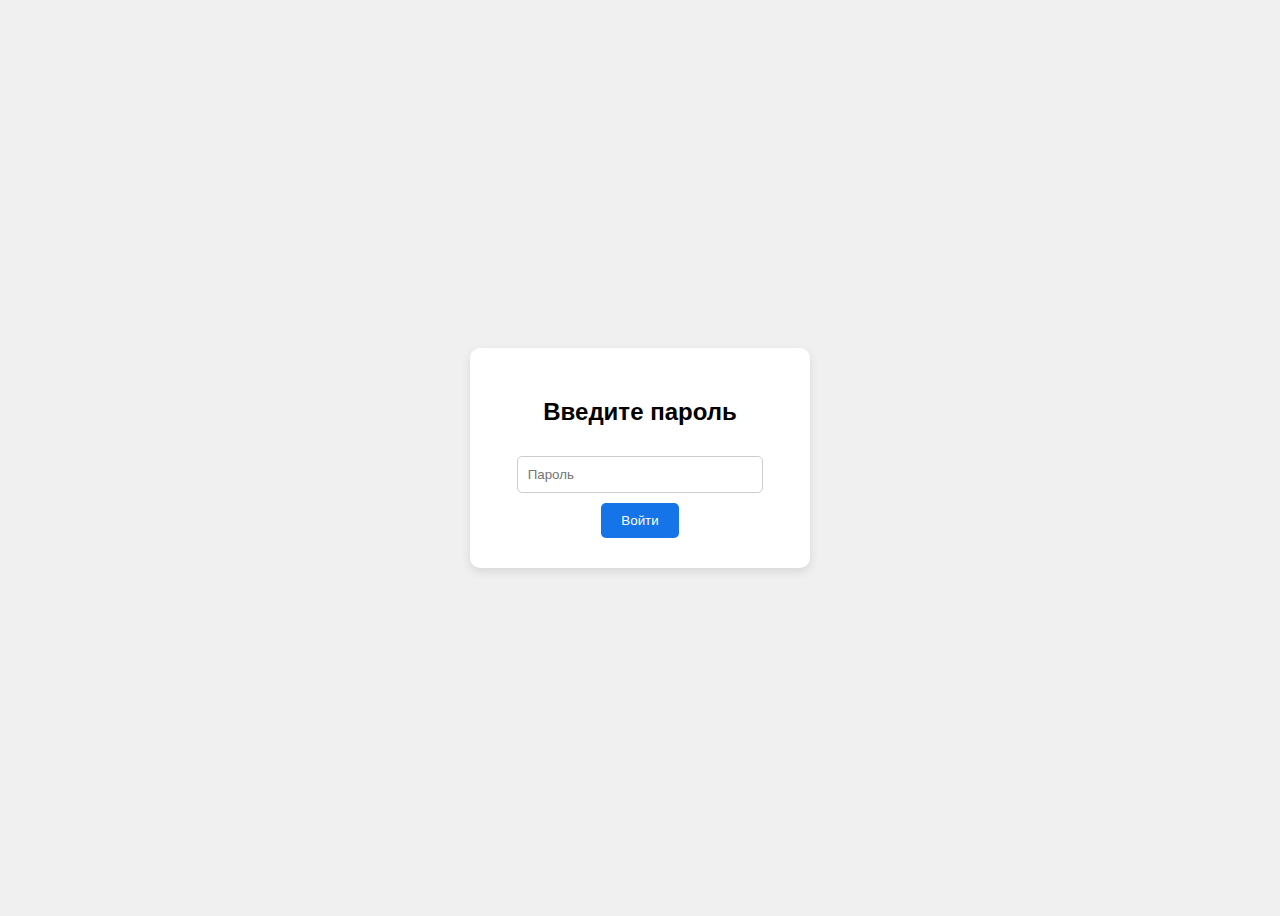
<file: index.html>
<!DOCTYPE html>
<html lang="ru">
<head>
  <meta charset="UTF-8">
  <meta name="viewport" content="width=device-width, initial-scale=1.0">
  <title>Вход на сайт</title>
  <style>
    body {
      font-family: Arial, sans-serif;
      background: #f0f0f0;
      display: flex;
      justify-content: center;
      align-items: center;
      height: 100vh;
    }
    .login-box {
      background: white;
      padding: 30px;
      border-radius: 10px;
      box-shadow: 0 4px 10px rgba(0, 0, 0, 0.1);
      text-align: center;
    }
    input {
      padding: 10px;
      width: 80%;
      margin: 10px 0;
      border: 1px solid #ccc;
      border-radius: 5px;
    }
    button {
      padding: 10px 20px;
      background: #1574e8;
      color: white;
      border: none;
      border-radius: 5px;
      cursor: pointer;
    }
    button:hover {
      background: #0b59c5;
    }
  </style>
</head>
<body>
  <div class="login-box">
    <h2>Введите пароль</h2>
    <input type="password" id="passwordInput" placeholder="Пароль">
    <button onclick="checkPassword()">Войти</button>
    <p id="error" style="color:red; display:none;">Неверный пароль!</p>
  </div>

  <script>
    function checkPassword() {
      const password = "bitrixSQN"; // здесь задай свой пароль
      const userPassword = document.getElementById("passwordInput").value;

      if (userPassword === password) {
        window.location.href = "main page.html"; // переход на твой сайт
      } else {
        document.getElementById("error").style.display = "block";
      }
    }
  </script>
</body>
</html>
</file>
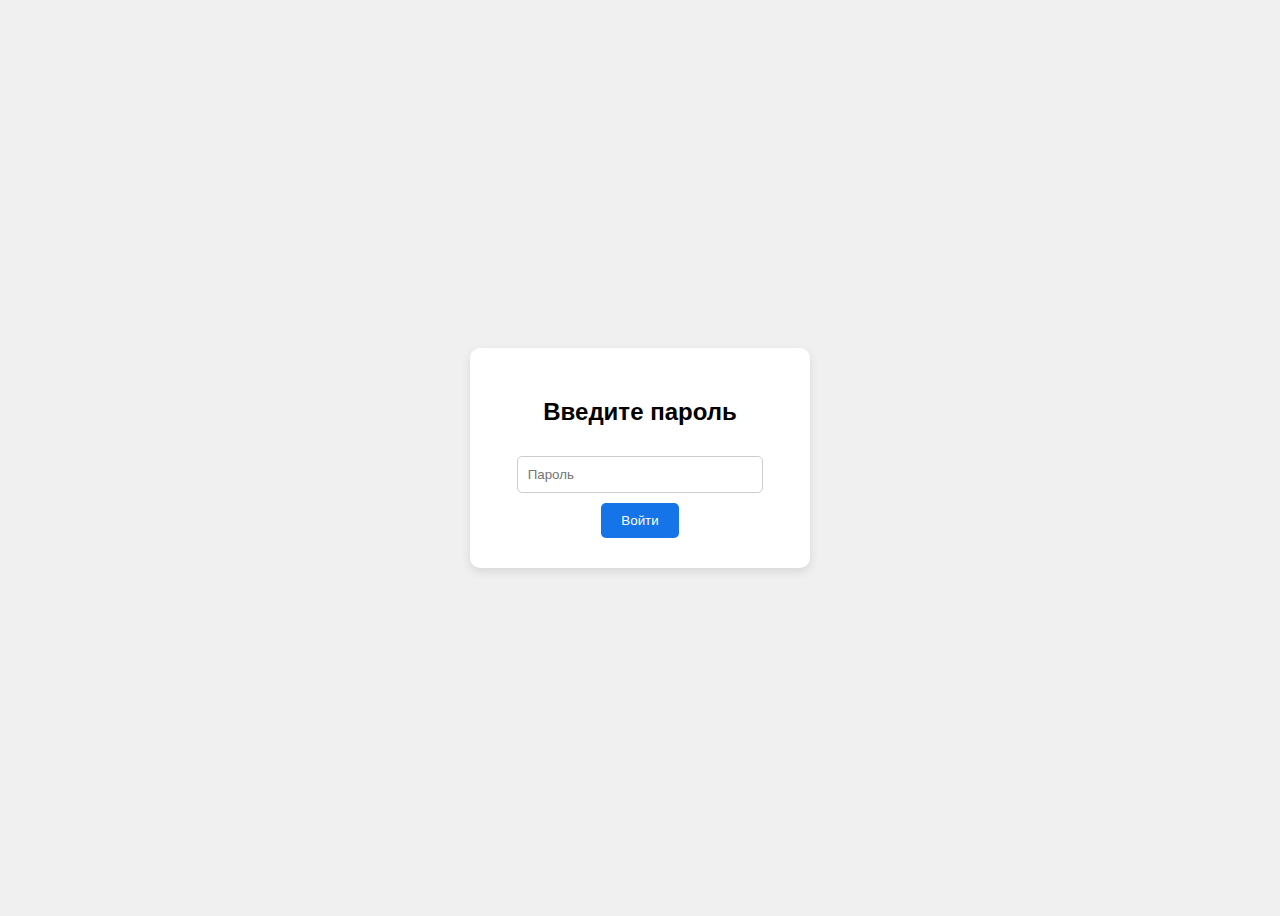
<file: Bitrix-guide-site/index.html>
<!DOCTYPE html>
<html lang="ru">
<meta http-equiv="refresh" content="0; url=password.html">
<head>
  <meta charset="UTF-8">
  <meta name="viewport" content="width=device-width, initial-scale=1.0">
  <title>Bitrix Guide</title>
  <link rel="stylesheet" href="style.css">
</head>
<body>
  <div id="header"></div>    <!-- Здесь подгружается header.html -->
  <div id="sidebar"></div>   <!-- Здесь подгружается sidebar.html -->

  <main class="content">
    <div class="welcome-card">
        <h2>Добро пожаловать в команду <span class="team-name">SQN</span>!</h2>
        <p>
        <b>Битрикс</b> – это база данных нашей команды, в которой мы храним всю полезную
        и нужную информацию о контактах, сделках, проектах и документах. Этот гайд
        предназначен для изучения стандарта заполнения нашей базы данных.
        </p>
        <p>
        Для более четкого понимания того, как устроены все сущности в <b>Битриксе</b>,
        рекомендуем посмотреть на изображение <b>структуры базы</b>. Так вы поймёте,
        без чего та или иная сущность не может существовать, а следовательно, узнаете,
        почему нужно вносить данные в изложенном порядке.
        </p>
        <a href="structure.html" class="btn-blue">Смотреть структуру базы данных</a>
    </div>
  </main>

  <footer>
    ©2025. Появились вопросы? Обращайтесь в Telegram: 
    <a href="https://t.me/MrBobi" target="_blank">@MrBobi</a>
  </footer>

  <script src="script.js"></script>
</body>
</html>
</file>
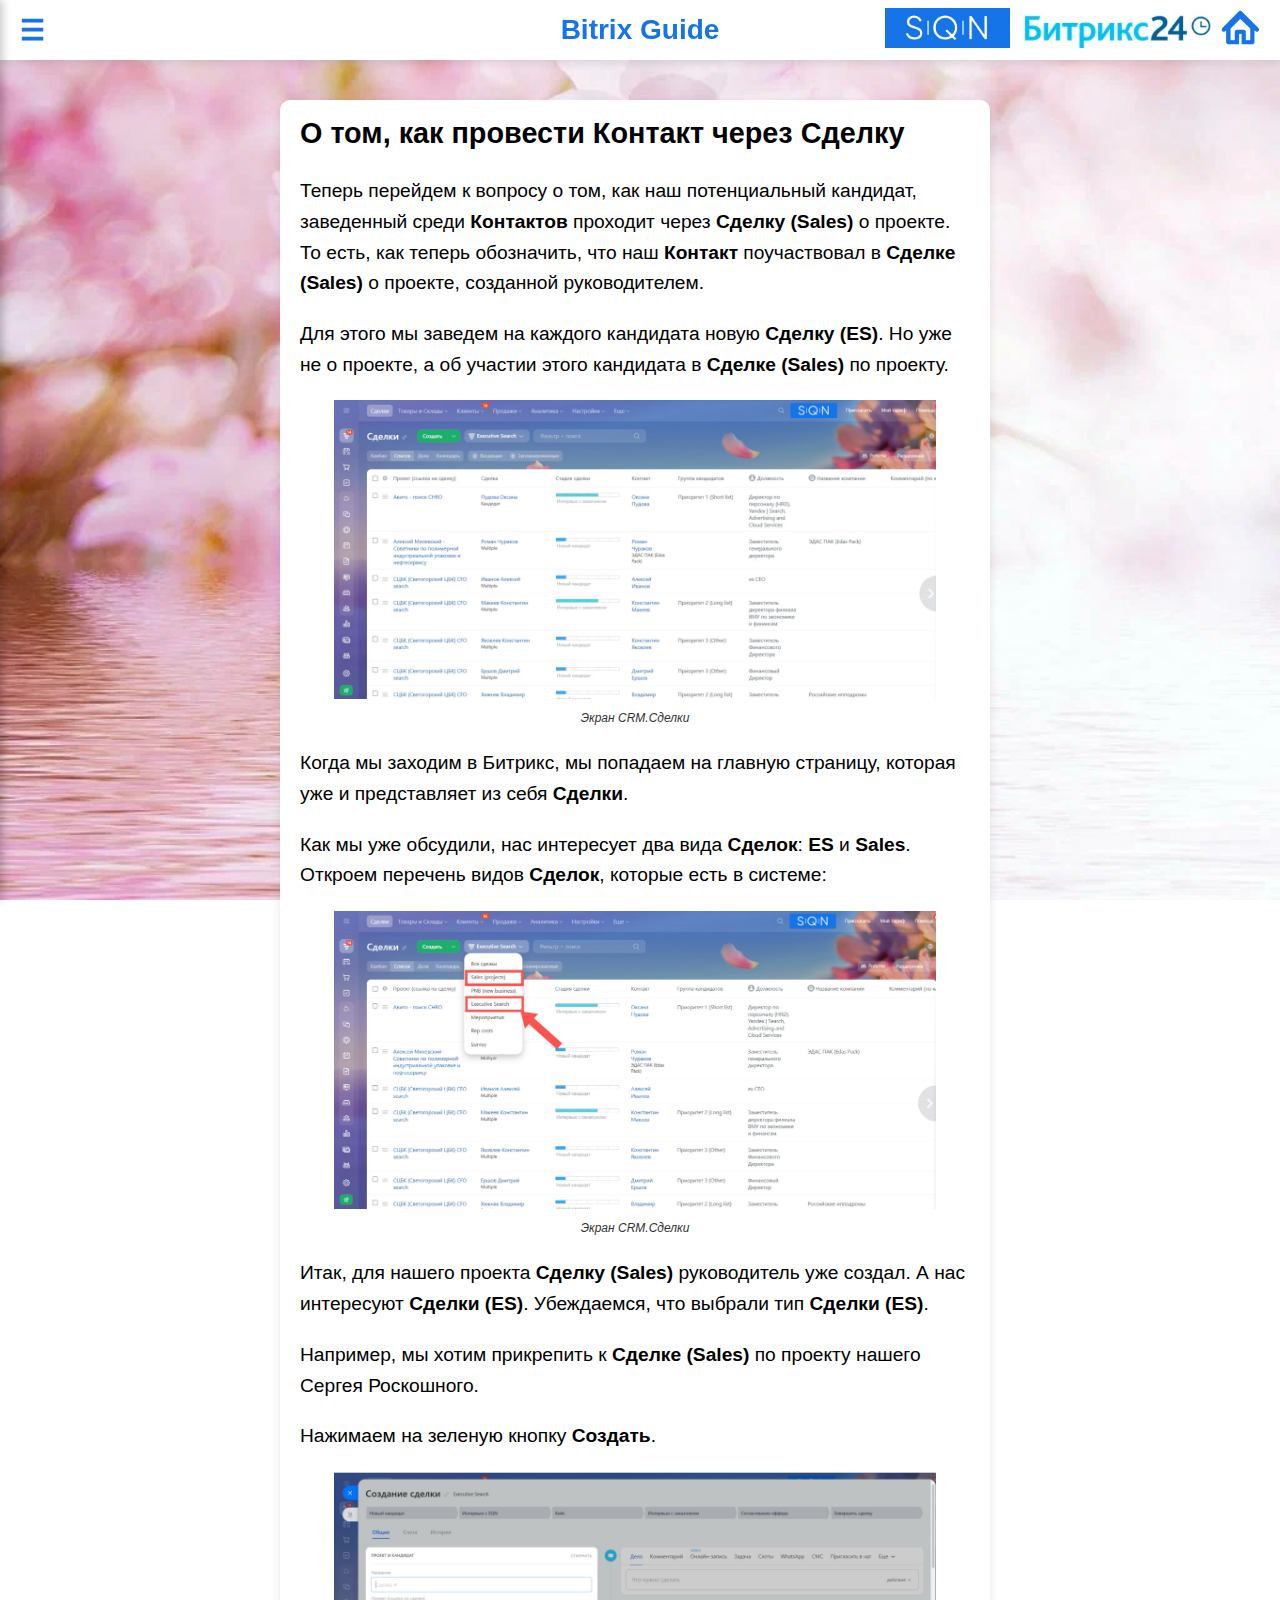
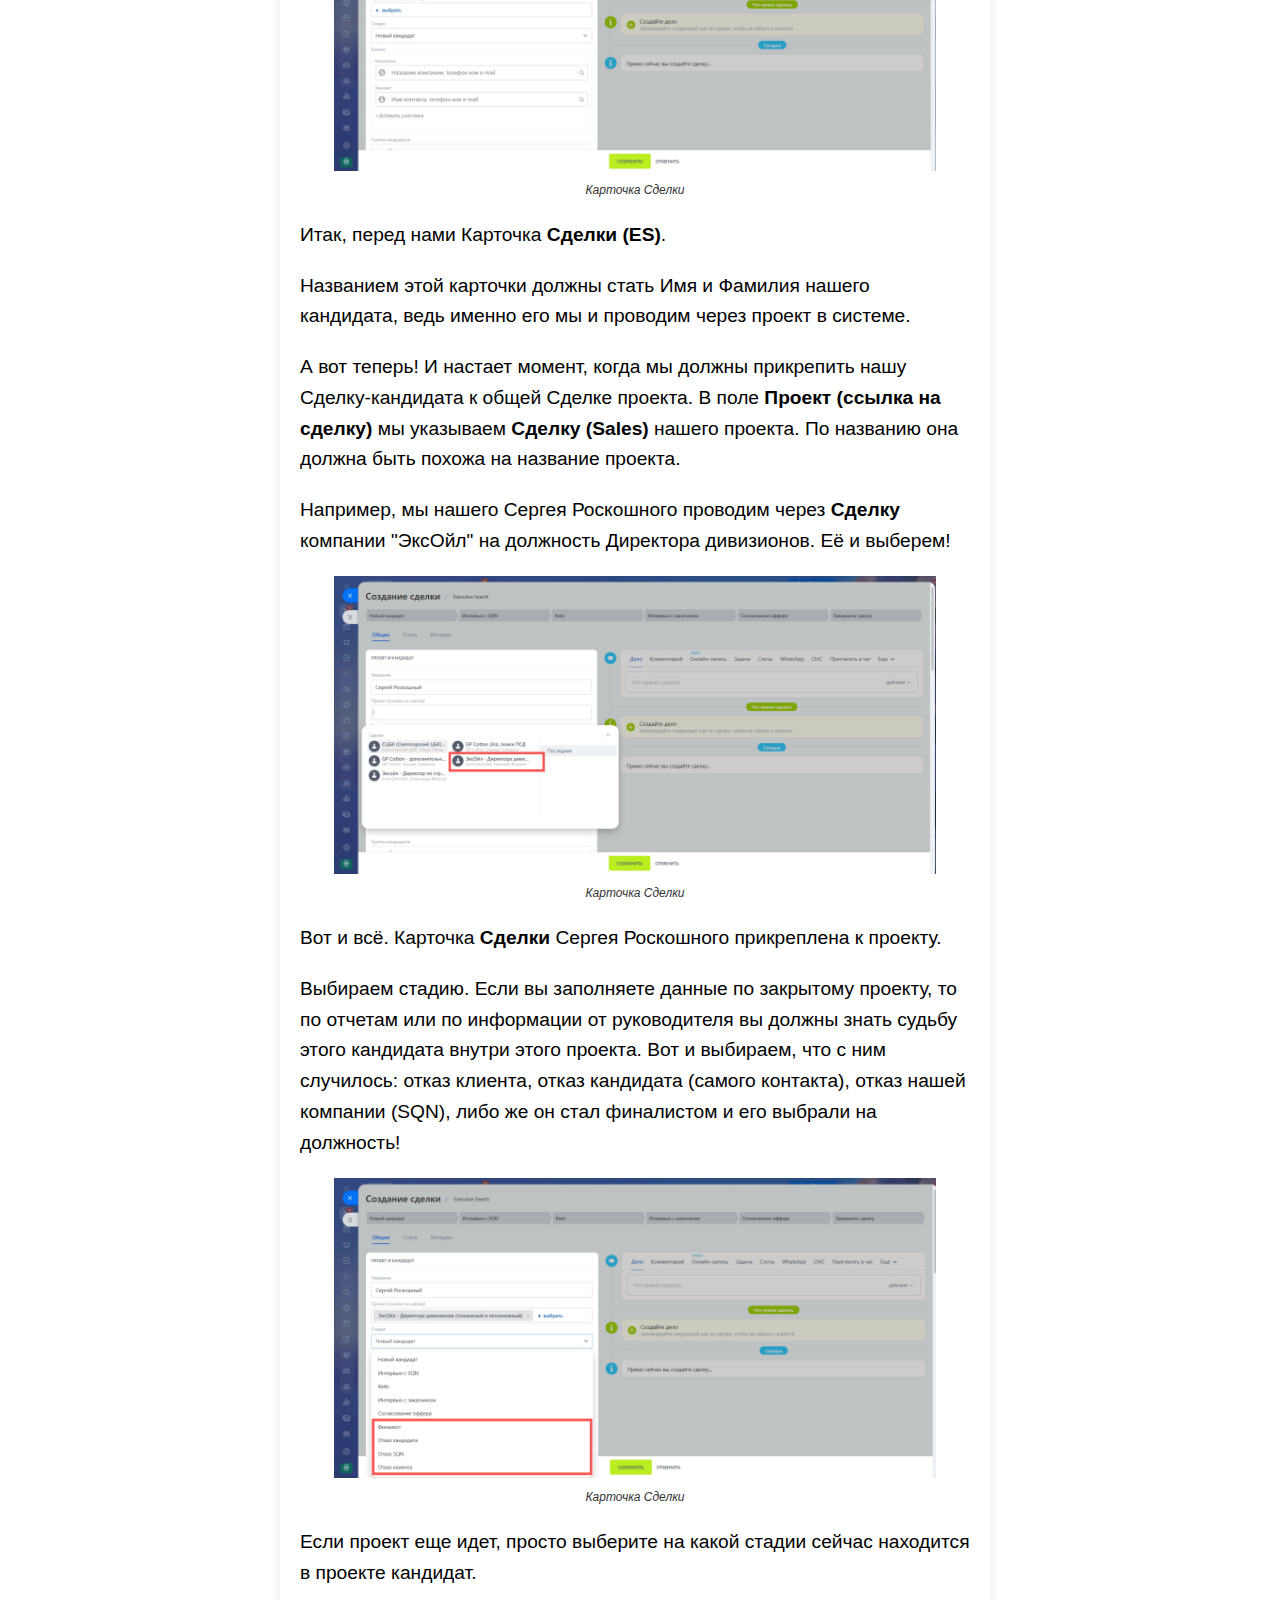
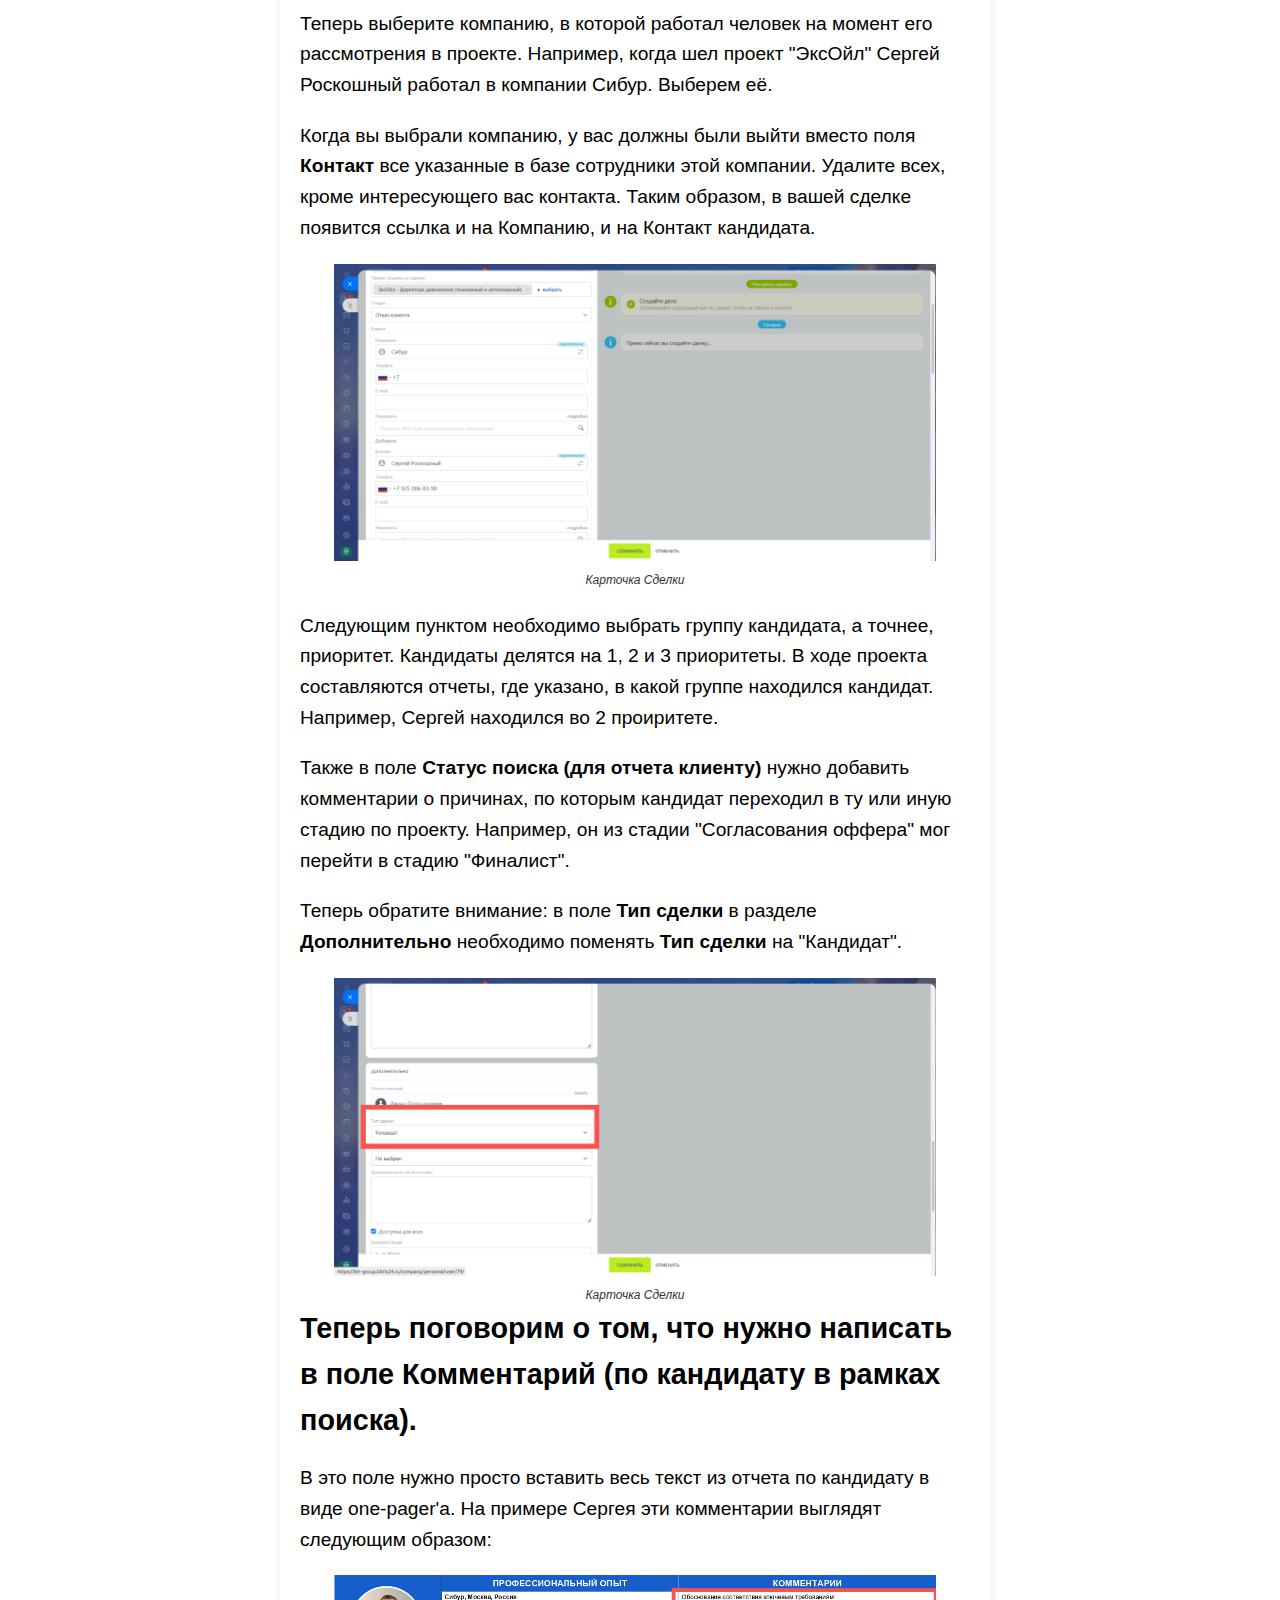
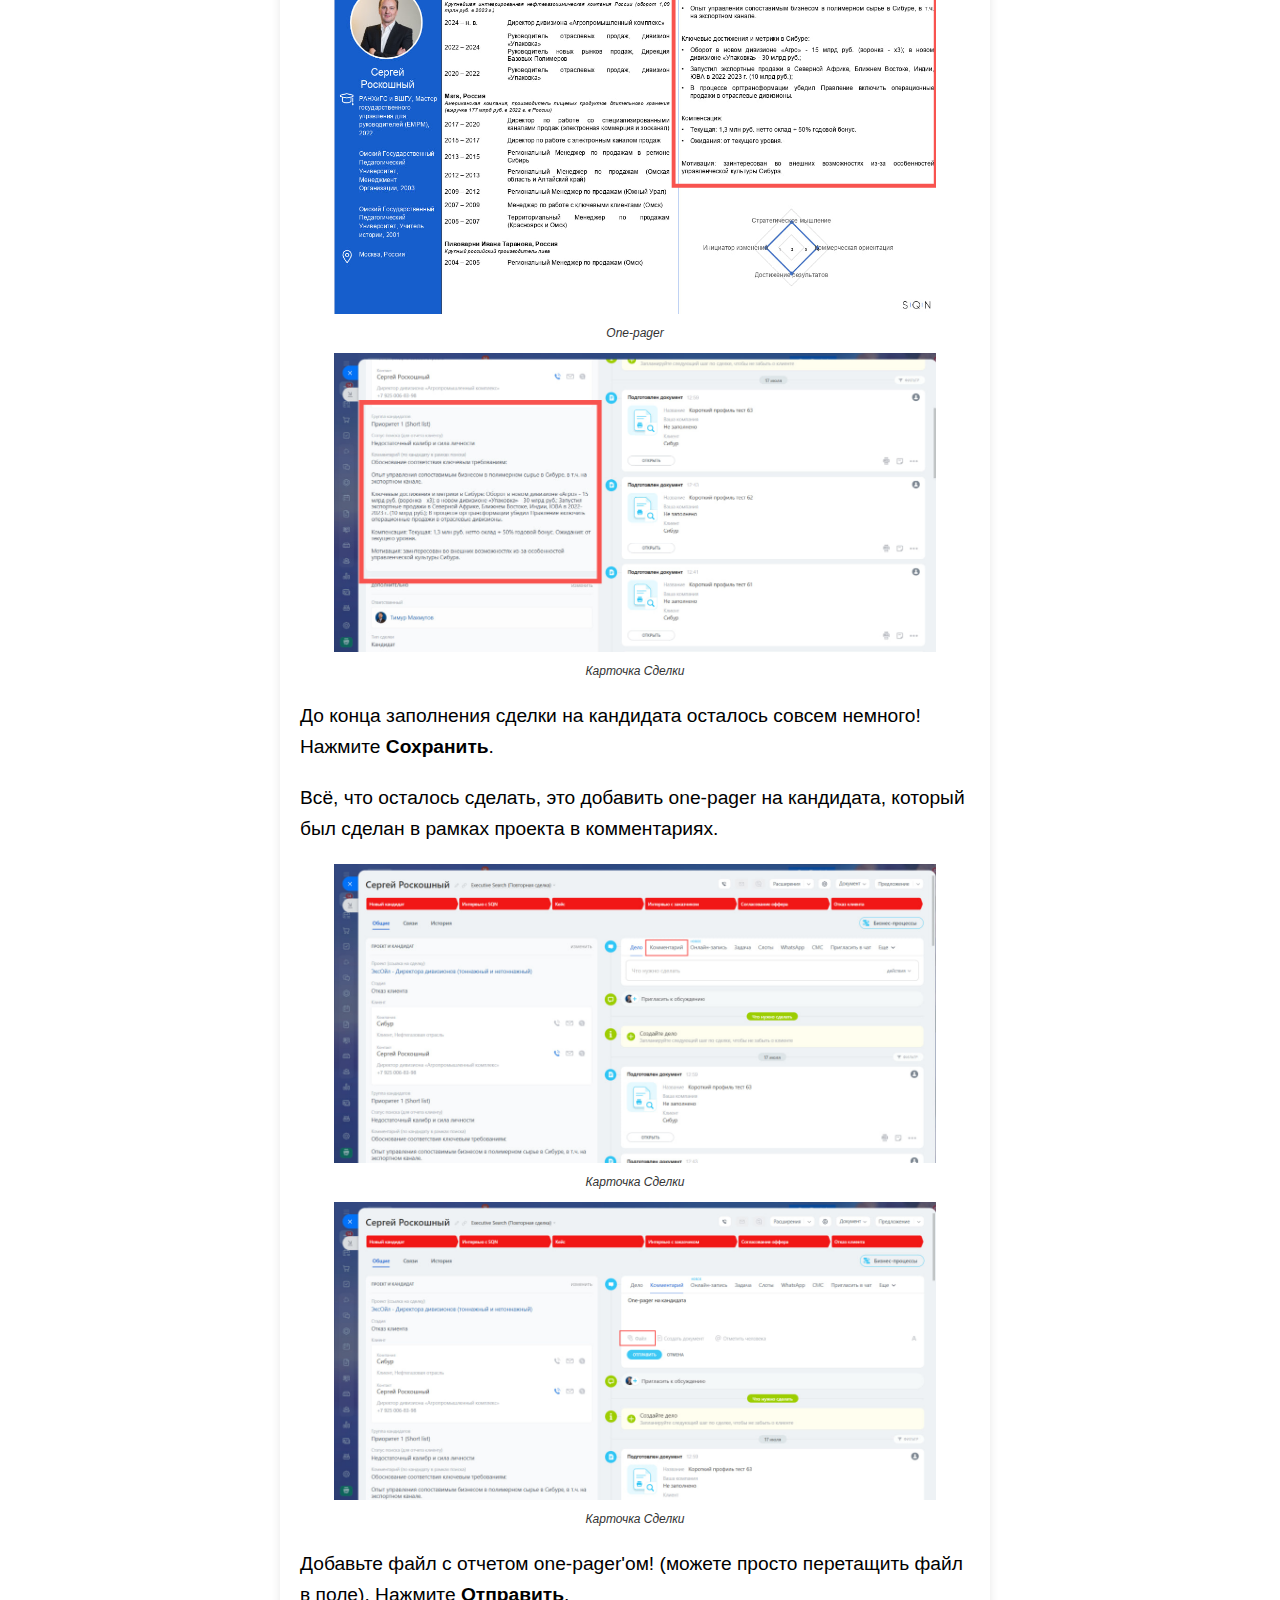
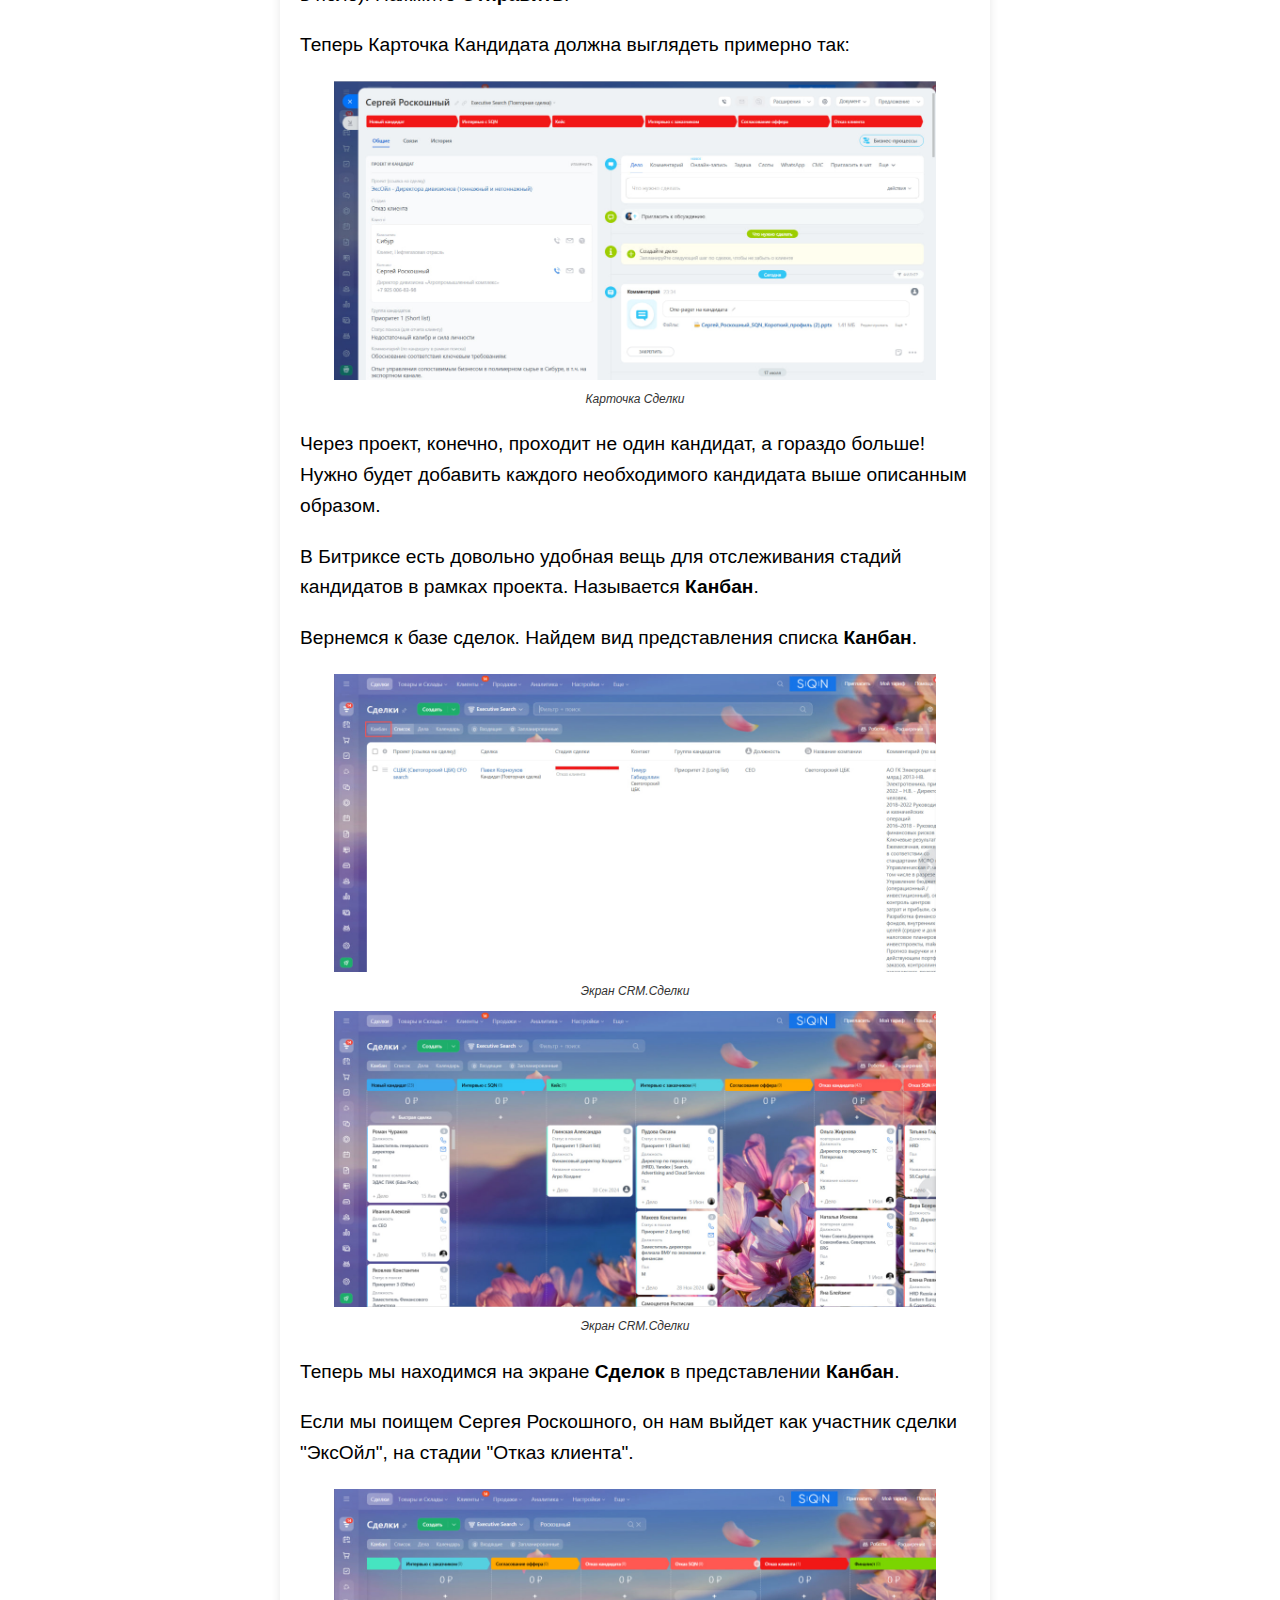
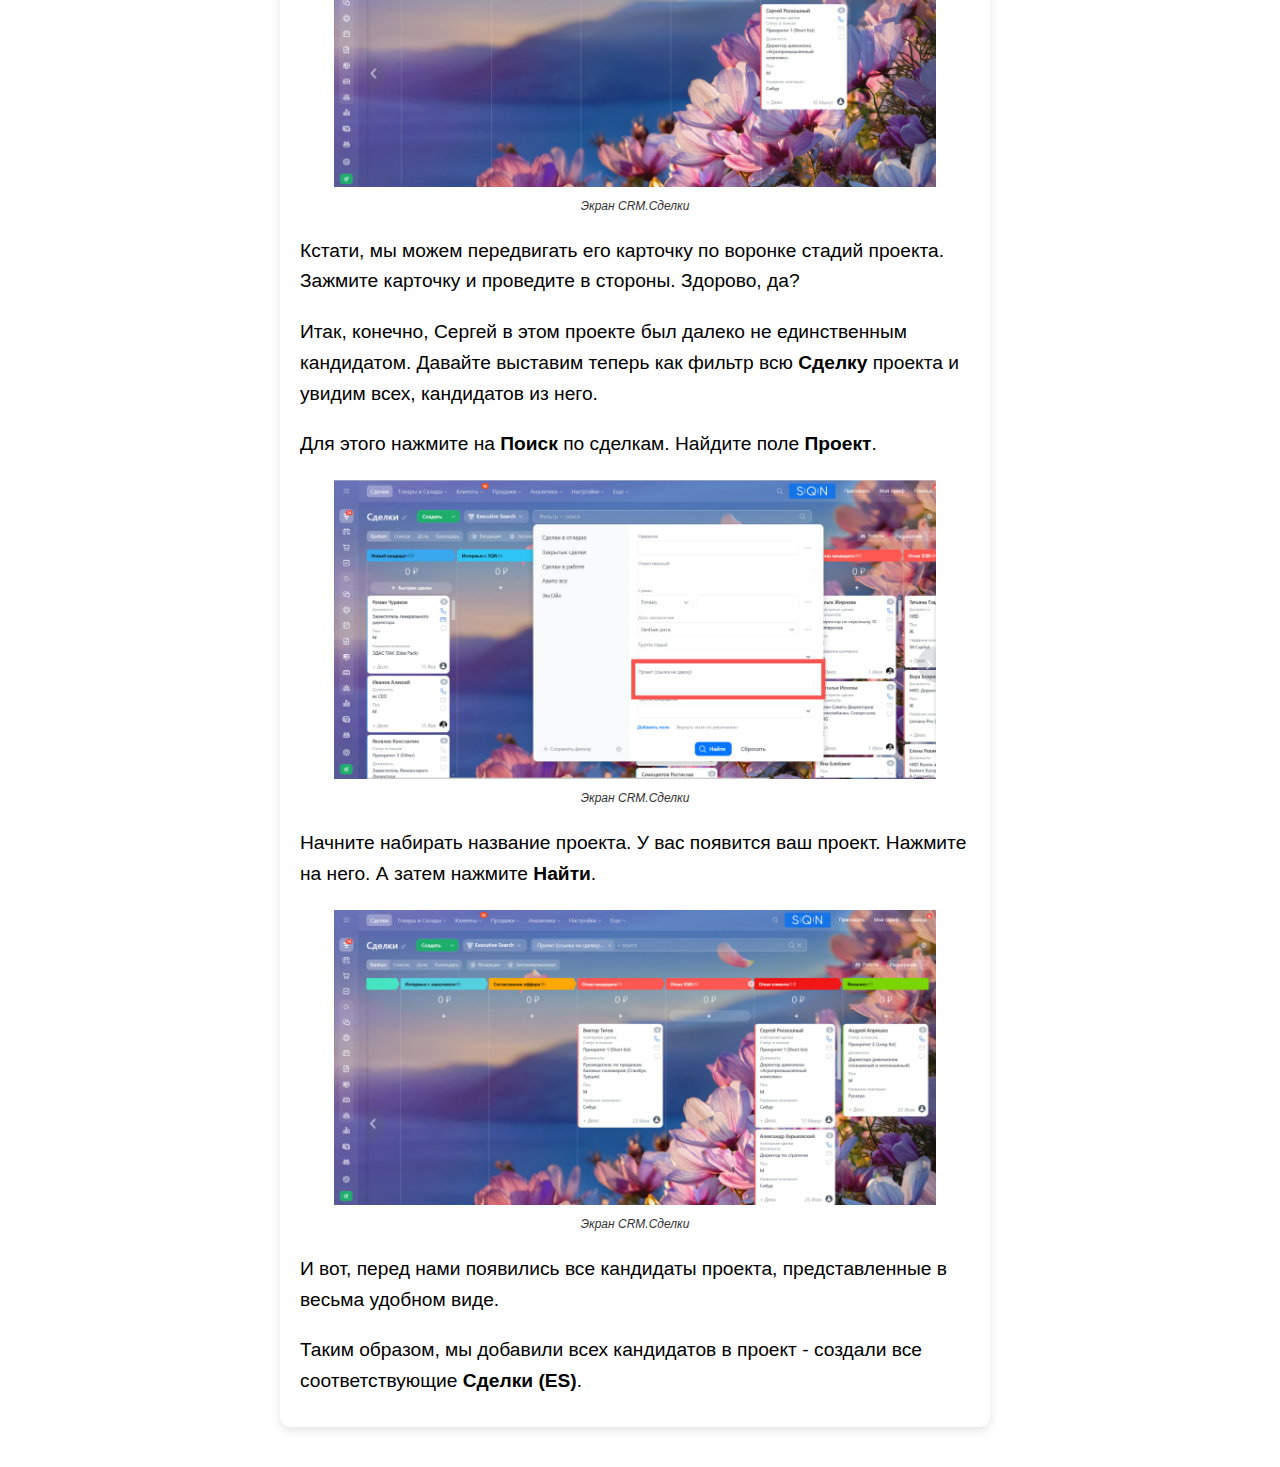
<file: deal(ES).html>
<!DOCTYPE html>
<html lang="ru">
    <head>
    <meta charset="UTF-8">
    <meta name="viewport" content="width=device-width, initial-scale=1.0">
    <title>Bitrix Guide</title>
    <link rel="stylesheet" href="style.css">
    </head>
    <body>
    <div id="header"></div>    <!-- Здесь подгружается header.html -->
    <div id="sidebar"></div>   <!-- Здесь подгружается sidebar.html -->

    <main class="new-contact">
        <div class="new-contact-content">
            <h2>О том, как провести Контакт через Сделку</h2>
            <p>
                Теперь перейдем к вопросу о том, как наш потенциальный кандидат, заведенный среди
                <b>Контактов</b> проходит через <b>Сделку (Sales)</b> о проекте. То есть, как теперь обозначить,
                что наш <b>Контакт</b> поучаствовал в <b>Сделке (Sales)</b> о проекте, созданной руководителем.
            </p>
            <p>
                Для этого мы заведем на каждого кандидата новую <b>Сделку (ES)</b>. Но уже не о проекте, а об участии
                этого кандидата в <b>Сделке (Sales)</b> по проекту. 
            </p>
        </div>
        <div class="image-caption">
            <img src="screenshots/screen-home.jpg" alt="Screenshot-home">
            <p class="caption">Экран CRM.Сделки</p>
        </div>
        <div class="new-contact-content">
            <p>
                Когда мы заходим в Битрикс, мы попадаем на главную страницу, которая уже и представляет из себя
                <b>Сделки</b>.
            </p>
            <p>
                Как мы уже обсудили, нас интересует два вида <b>Сделок</b>: <b>ES</b> и <B>Sales</B>.
                Откроем перечень видов <b>Сделок</b>, которые есть в системе:
            </p>
        </div>
        <div class="image-caption">
            <img src="screenshots/screen-deals-types.jpg" alt="Screenshot-home">
            <p class="caption">Экран CRM.Сделки</p>
        </div>
        <div class="new-contact-content">
            <p>
                Итак, для нашего проекта <b>Сделку (Sales)</b> руководитель уже создал. А нас интересуют 
                <b>Сделки (ES)</b>. Убеждаемся, что выбрали тип <b>Сделки (ES)</b>.
            </p>
            <p>
                Например, мы хотим прикрепить к <b>Сделке (Sales)</b> по проекту нашего Сергея Роскошного.
            </p>
            <p>
                Нажимаем на зеленую кнопку <b>Создать</b>.
            </p>
        </div>
        <div class="image-caption">
            <img src="screenshots/screen-deals-card.jpg" alt="Screenshot-home">
            <p class="caption">Карточка Сделки</p>
        </div>
        <div class="new-contact-content">
            <p>
                Итак, перед нами Карточка <b>Сделки (ES)</b>.
            </p>
            <p>
                Названием этой карточки должны стать Имя и Фамилия нашего кандидата, ведь 
                именно его мы и проводим через проект в системе.
            </p>
            <p>
                А вот теперь! И настает момент, когда мы должны прикрепить нашу Сделку-кандидата к 
                общей Сделке проекта. В поле <b>Проект (ссылка на сделку)</b> мы указываем <b>Сделку (Sales)</b> нашего
                проекта. По названию она должна быть похожа на название проекта.
            </p>
            <p>
                Например, мы нашего Сергея Роскошного проводим через <b>Сделку</b> компании 
                "ЭксОйл" на должность Директора дивизионов. Её и выберем!
            </p>
        </div>
        <div class="image-caption">
            <img src="screenshots/screen-deals-card-sales.jpg" alt="Screenshot-home">
            <p class="caption">Карточка Сделки</p>
        </div>
        <div class="new-contact-content">
            <p>
                Вот и всё. Карточка <b>Сделки</b> Сергея Роскошного прикреплена к проекту.
            </p>
            <p>
                Выбираем стадию. Если вы заполняете данные по закрытому проекту, то по отчетам
                или по информации от руководителя вы должны знать судьбу этого кандидата внутри
                этого проекта. Вот и выбираем, что с ним случилось: отказ клиента, отказ кандидата
                (самого контакта), отказ нашей компании (SQN), либо же он стал финалистом и его выбрали на должность!
            </p>
        </div>
        <div class="image-caption">
            <img src="screenshots/screen-deals-card-status.jpg" alt="Screenshot-home">
            <p class="caption">Карточка Сделки</p>
        </div>
        <div class="new-contact-content">
            <p>
                Если проект еще идет, просто выберите на какой стадии сейчас находится в проекте кандидат.
            </p>
            <p>
                Теперь выберите компанию, в которой работал человек на момент его рассмотрения
                в проекте. Например, когда шел проект "ЭксОйл" Сергей Роскошный работал в компании
                Сибур. Выберем её.
            </p>
            <p>
                Когда вы выбрали компанию, у вас должны были выйти вместо поля <b>Контакт</b> все 
                указанные в базе сотрудники этой компании. Удалите всех, кроме интересующего вас контакта.
                Таким образом, в вашей сделке появится ссылка и на Компанию, и на Контакт кандидата.
            </p>
        </div>
        <div class="image-caption">
            <img src="screenshots/screen-deals-card-contact.jpg" alt="Screenshot-home">
            <p class="caption">Карточка Сделки</p>
        </div>
        <div class="new-contact-content">
            <p>
                Следующим пунктом необходимо выбрать группу кандидата, а точнее, приоритет. Кандидаты делятся
                на 1, 2 и 3 приоритеты. В ходе проекта составляются отчеты, где указано, в какой группе находился
                кандидат. Например, Сергей находился во 2 проиритете.
            </p>
            <p>
                Также в поле <b>Статус поиска (для отчета клиенту)</b> нужно добавить комментарии о причинах, по которым кандидат переходил в ту или иную 
                стадию по проекту. Например, он из стадии "Согласования оффера" мог перейти в стадию "Финалист".
            </p>
            <p>
                Теперь обратите внимание: в поле <b>Тип сделки</b> в разделе <b>Дополнительно</b> 
                необходимо поменять <b>Тип сделки</b> на "Кандидат".
            </p>
        </div>
        <div class="image-caption">
            <img src="screenshots/screen-deals-card-type.jpg" alt="Screenshot-home">
            <p class="caption">Карточка Сделки</p>
        </div>
        <div class="new-contact-content">
            <h2>
                Теперь поговорим о том, что нужно написать в поле <b>Комментарий (по кандидату в рамках поиска)</b>.
            </h2>
            <p>
                В это поле нужно просто вставить весь текст из отчета по кандидату в виде
                one-pager'a. На примере Сергея эти комментарии выглядят следующим образом:
            </p>
        </div>
        <div class="image-caption">
            <img src="screenshots/one-pager.jpg" alt="Screenshot-home">
            <p class="caption">One-pager</p>
        </div>
        <div class="image-caption">
            <img src="screenshots/screen-deals-card-comm.jpg" alt="Screenshot-home">
            <p class="caption">Карточка Сделки</p>
        </div>
        <div class="new-contact-content">
            <p>
                До конца заполнения сделки на кандидата осталось совсем немного! 
                Нажмите <b>Сохранить</b>.
            </p>
            <p>
                Всё, что осталось сделать, это добавить one-pager на кандидата, который был 
                сделан в рамках проекта в комментариях.
            </p>
        </div>
        <div class="image-caption">
            <img src="screenshots/screen-deals-comm.jpg" alt="Screenshot-home">
            <p class="caption">Карточка Сделки</p>
        </div>
        <div class="image-caption">
            <img src="screenshots/screen-deals-file.jpg" alt="Screenshot-home">
            <p class="caption">Карточка Сделки</p>
        </div>
        <div class="new-contact-content">
            <p>
                Добавьте файл с отчетом one-pager'ом! (можете просто перетащить файл в поле).
                Нажмите <b>Отправить</b>.
            </p>
            <p>
                Теперь Карточка Кандидата должна выглядеть примерно так:
            </p>
        </div>
        <div class="image-caption">
            <img src="screenshots/screen-deals-card-final.jpg" alt="Screenshot-home">
            <p class="caption">Карточка Сделки</p>
        </div>
        <div class="new-contact-content">
            <p>
                Через проект, конечно, проходит не один кандидат, а гораздо больше! Нужно будет
                добавить каждого необходимого кандидата выше описанным образом.
            </p>
            <p>
                В Битриксе есть довольно удобная вещь для отслеживания стадий кандидатов в рамках проекта.
                Называется <b>Канбан</b>.
            </p>
            <p>
                Вернемся к базе сделок. Найдем вид представления списка <b>Канбан</b>.
            </p>
        </div>
        <div class="image-caption">
            <img src="screenshots/screen-deals.jpg" alt="Screenshot-home">
            <p class="caption">Экран CRM.Сделки</p>
        </div>
        <div class="image-caption">
            <img src="screenshots/screen-deals-canban.jpg" alt="Screenshot-home">
            <p class="caption">Экран CRM.Сделки</p>
        </div>
        <div class="new-contact-content">
            <p>
                Теперь мы находимся на экране <b>Сделок</b> в представлении <b>Канбан</b>.
            </p>
            <p>
                Если мы поищем Сергея Роскошного, он нам выйдет как участник сделки "ЭксОйл",
                на стадии "Отказ клиента".
            </p>
        </div>
        </div>
        <div class="image-caption">
            <img src="screenshots/screen-deals-canban-card.jpg" alt="Screenshot-home">
            <p class="caption">Экран CRM.Сделки</p>
        </div>
        <div class="new-contact-content">
            <p>
                Кстати, мы можем передвигать его карточку по воронке стадий проекта. Зажмите
                карточку и проведите в стороны. Здорово, да?
            </p>
            <p>
                Итак, конечно, Сергей в этом проекте был далеко не единственным кандидатом. Давайте
                выставим теперь как фильтр всю <b>Сделку</b> проекта и увидим всех, кандидатов из него.
            </p>
            <p>
                Для этого нажмите на <b>Поиск</b> по сделкам. Найдите поле <b>Проект</b>.
            </p>
        </div>
        <div class="image-caption">
            <img src="screenshots/screen-deals-canban-search.jpg" alt="Screenshot-home">
            <p class="caption">Экран CRM.Сделки</p>
        </div>
        <div class="new-contact-content">
            <p>
                Начните набирать название проекта. У вас появится ваш проект. Нажмите на него. А затем
                нажмите <b>Найти</b>.
            </p>
        </div>
        <div class="image-caption">
            <img src="screenshots/screen-deals-canban-final.jpg" alt="Screenshot-home">
            <p class="caption">Экран CRM.Сделки</p>
        </div>
        </div>
        <div class="new-contact-content">
            <p>
                И вот, перед нами появились все кандидаты проекта, представленные в весьма удобном виде.
            </p>
            <p>
                Таким образом, мы добавили всех кандидатов в проект - создали все соответствующие
                <b>Сделки (ES)</b>.
            </p>
        </div>
    </main>

            <script src="script.js"></script>
    </body>
</html>
</file>
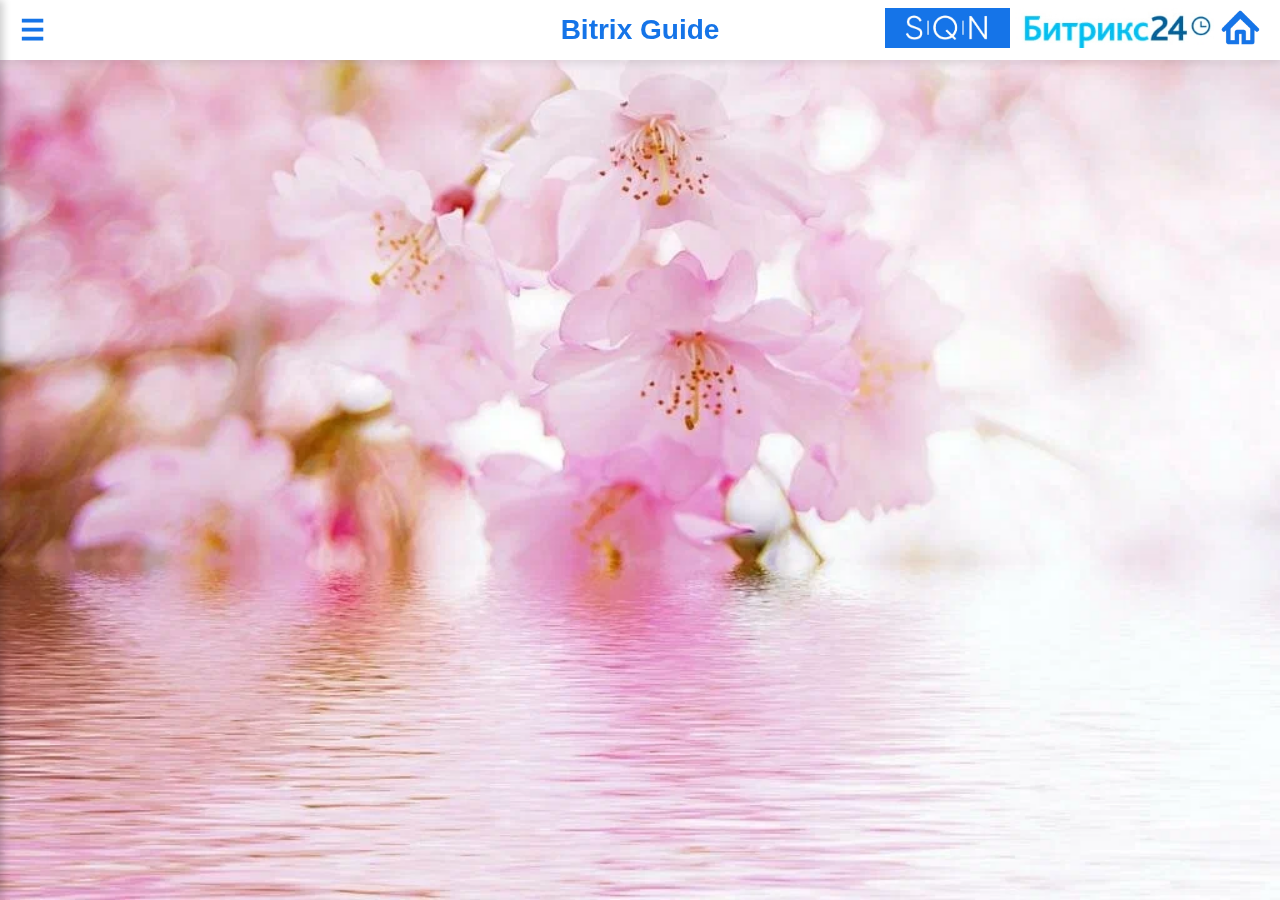
<file: faq.html>
<!DOCTYPE html>
<html lang="ru">
    <head>
    <meta charset="UTF-8">
    <meta name="viewport" content="width=device-width, initial-scale=1.0">
    <title>Bitrix Guide</title>
    <link rel="stylesheet" href="style.css">
    </head>
    <body>
    <div id="header"></div>    <!-- Здесь подгружается header.html -->
    <div id="sidebar"></div>   <!-- Здесь подгружается sidebar.html -->

    <main>
    </main>

            <script src="script.js"></script>
    </body>
</html>
</file>
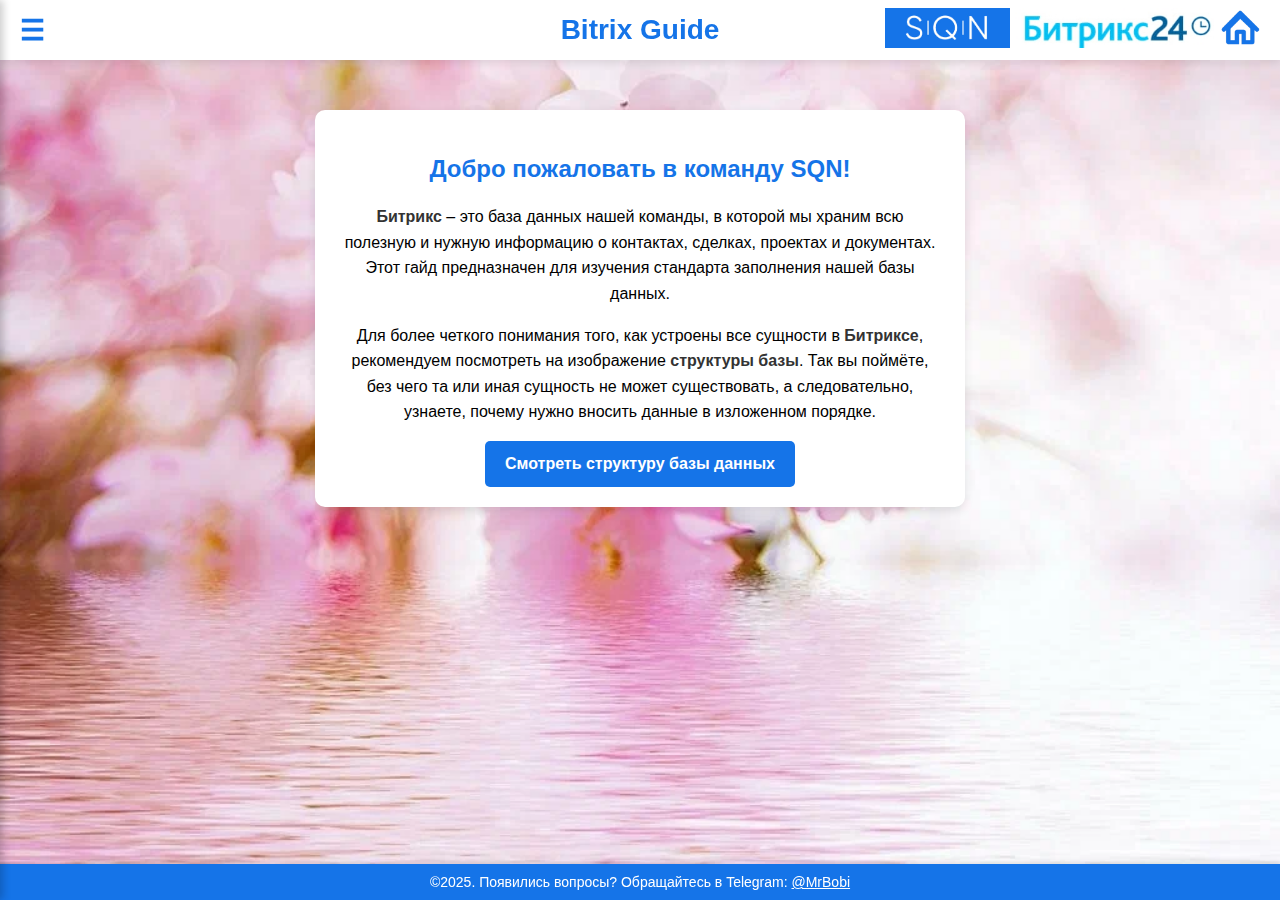
<file: main page.html>
<!DOCTYPE html>
<html lang="ru">
<head>
  <meta charset="UTF-8">
  <meta name="viewport" content="width=device-width, initial-scale=1.0">
  <title>Bitrix Guide</title>
  <link rel="stylesheet" href="style.css">
</head>
<body>
  <div id="header"></div>    <!-- Здесь подгружается header.html -->
  <div id="sidebar"></div>   <!-- Здесь подгружается sidebar.html -->

  <main class="content">
    <div class="welcome-card">
        <h2>Добро пожаловать в команду <span class="team-name">SQN</span>!</h2>
        <p>
        <b>Битрикс</b> – это база данных нашей команды, в которой мы храним всю полезную
        и нужную информацию о контактах, сделках, проектах и документах. Этот гайд
        предназначен для изучения стандарта заполнения нашей базы данных.
        </p>
        <p>
        Для более четкого понимания того, как устроены все сущности в <b>Битриксе</b>,
        рекомендуем посмотреть на изображение <b>структуры базы</b>. Так вы поймёте,
        без чего та или иная сущность не может существовать, а следовательно, узнаете,
        почему нужно вносить данные в изложенном порядке.
        </p>
        <a href="structure.html" class="btn-blue">Смотреть структуру базы данных</a>
    </div>
  </main>

  <footer>
    ©2025. Появились вопросы? Обращайтесь в Telegram: 
    <a href="https://t.me/MrBobi" target="_blank">@MrBobi</a>
  </footer>

  <script src="script.js"></script>
</body>
</html>
</file>
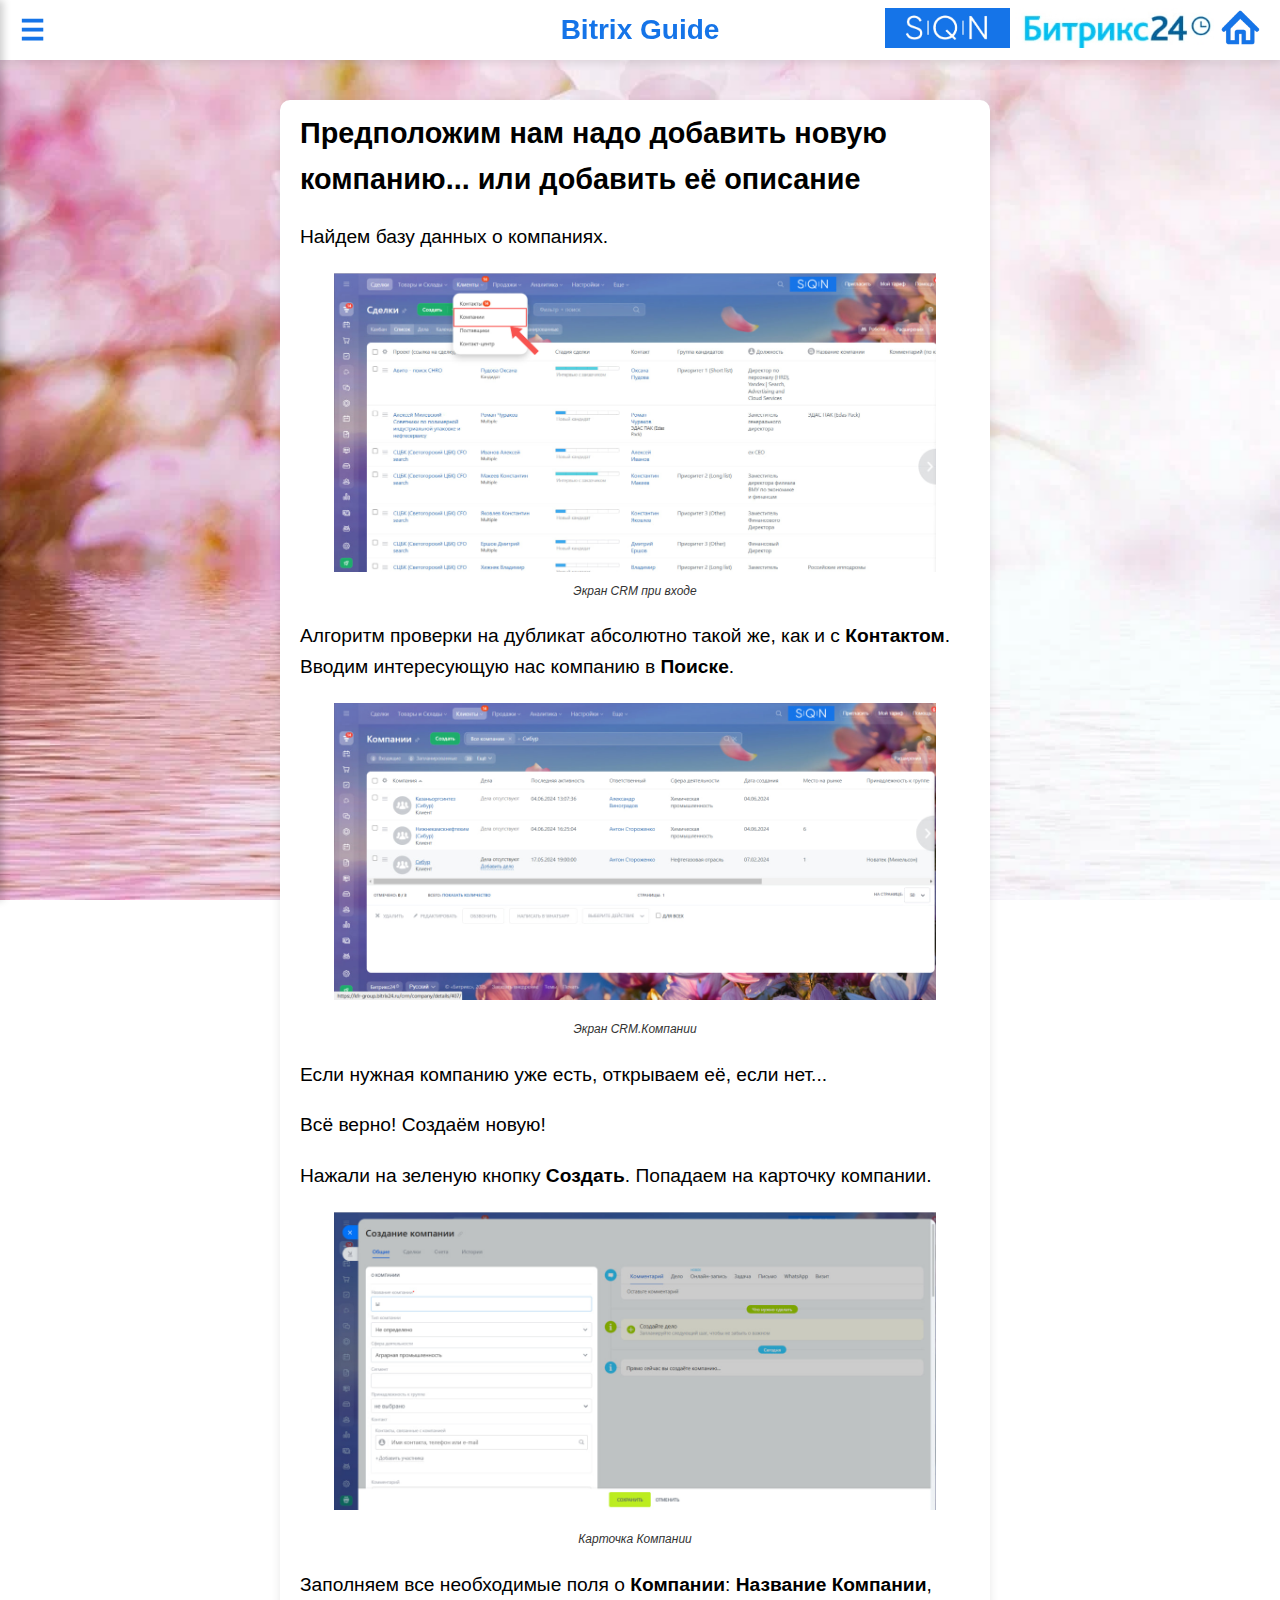
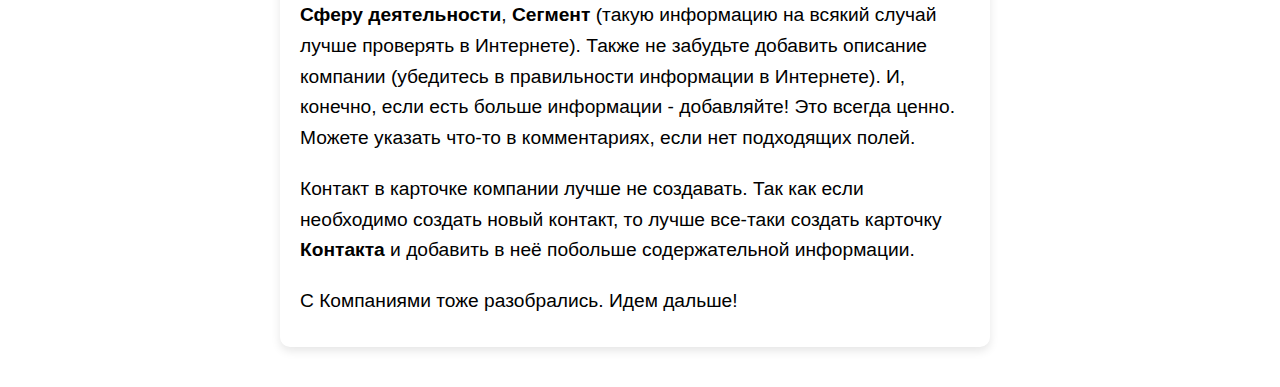
<file: new company.html>
<!DOCTYPE html>
<html lang="ru">
    <head>
    <meta charset="UTF-8">
    <meta name="viewport" content="width=device-width, initial-scale=1.0">
    <title>Bitrix Guide</title>
    <link rel="stylesheet" href="style.css">
    </head>
    <body>
    <div id="header"></div>    <!-- Здесь подгружается header.html -->
    <div id="sidebar"></div>   <!-- Здесь подгружается sidebar.html -->

    <main class="new-contact">
        <div class="new-contact-content">
            <h2>Предположим нам надо добавить новую компанию... или добавить её описание</h2>
            <p>
                Найдем базу данных о компаниях.
            </p>
        </div>
        <div class="image-caption">
            <img src="screenshots/screen-company-menu.jpg" alt="Screenshot-home">
            <p class="caption">Экран CRM при входе</p>
        </div>
        <div class="new-contact-content">
            <p>
                Алгоритм проверки на дубликат абсолютно такой же, как и с <b>Контактом</b>.
                Вводим интересующую нас компанию в <b>Поиске</b>. 
            </p>
            <div class="image-caption">
                <img src="screenshots/screen-company-check.jpg" alt="Screenshot-home">
                <p class="caption">Экран CRM.Компании</p>
            </div>
            <p>
                Если нужная компанию уже есть, открываем её, если нет... 
            </p>
            <p>
                Всё верно! Создаём новую!
            </p>
            <p>
                Нажали на зеленую кнопку <b>Создать</b>. Попадаем на карточку компании.
            </p>
            <div class="image-caption">
                <img src="screenshots/screen-company-card.jpg" alt="Screenshot-home">
                <p class="caption">Карточка Компании</p>
            </div>
            <p>
                Заполняем все необходимые поля о <b>Компании</b>: <b>Название Компании</b>, <b>Сферу деятельности</b>, 
                <b>Сегмент</b> (такую информацию на всякий случай лучше проверять в Интернете). Также не забудьте добавить
                описание компании (убедитесь в правильности информации в Интернете). И, конечно, если есть
                больше информации - добавляйте! Это всегда ценно. Можете указать что-то в комментариях, если нет
                подходящих полей. 
            </p>
            <p>
                Контакт в карточке компании лучше не создавать. Так как если необходимо создать новый контакт, то лучше все-таки
                создать карточку <b>Контакта</b> и добавить в неё побольше содержательной информации. 
            </p>
            <p>
                С Компаниями тоже разобрались. Идем дальше!
            </p>
        </div>
    </main>

            <script src="script.js"></script>
    </body>
</html>
</file>
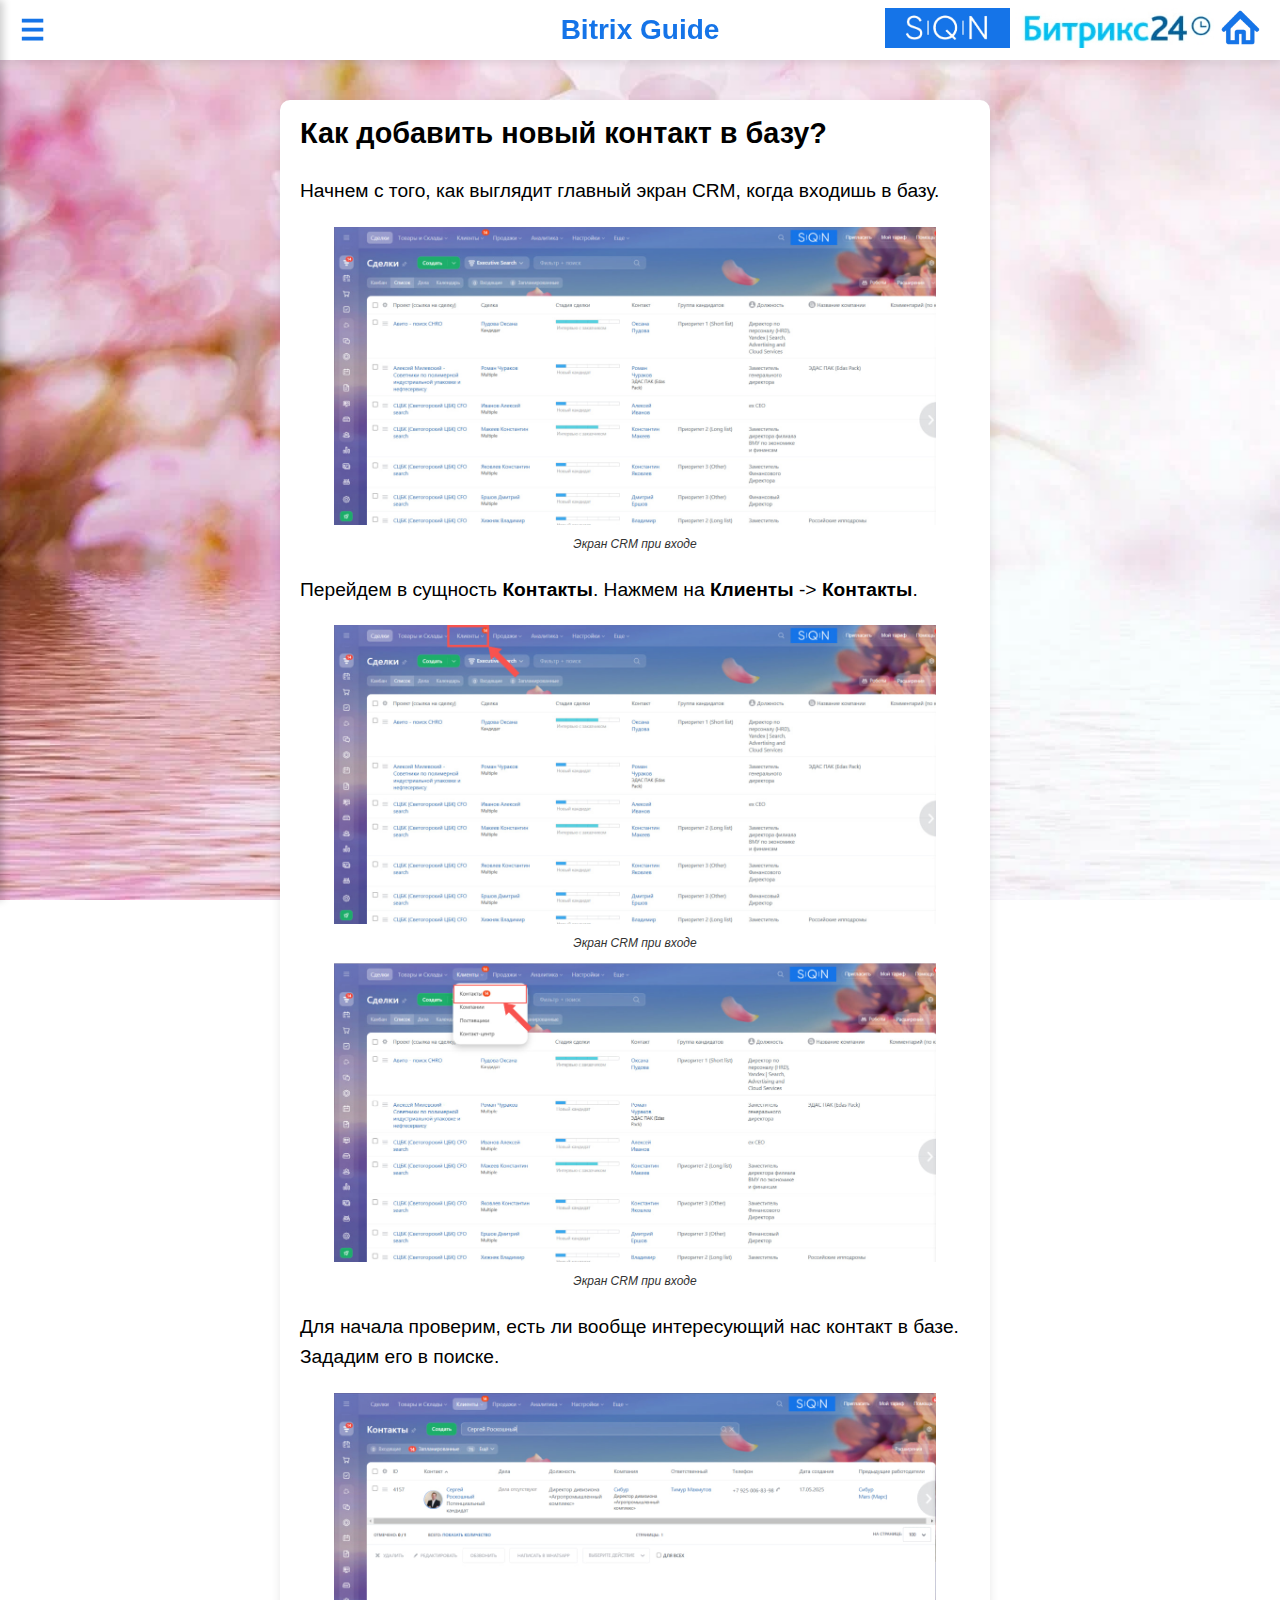
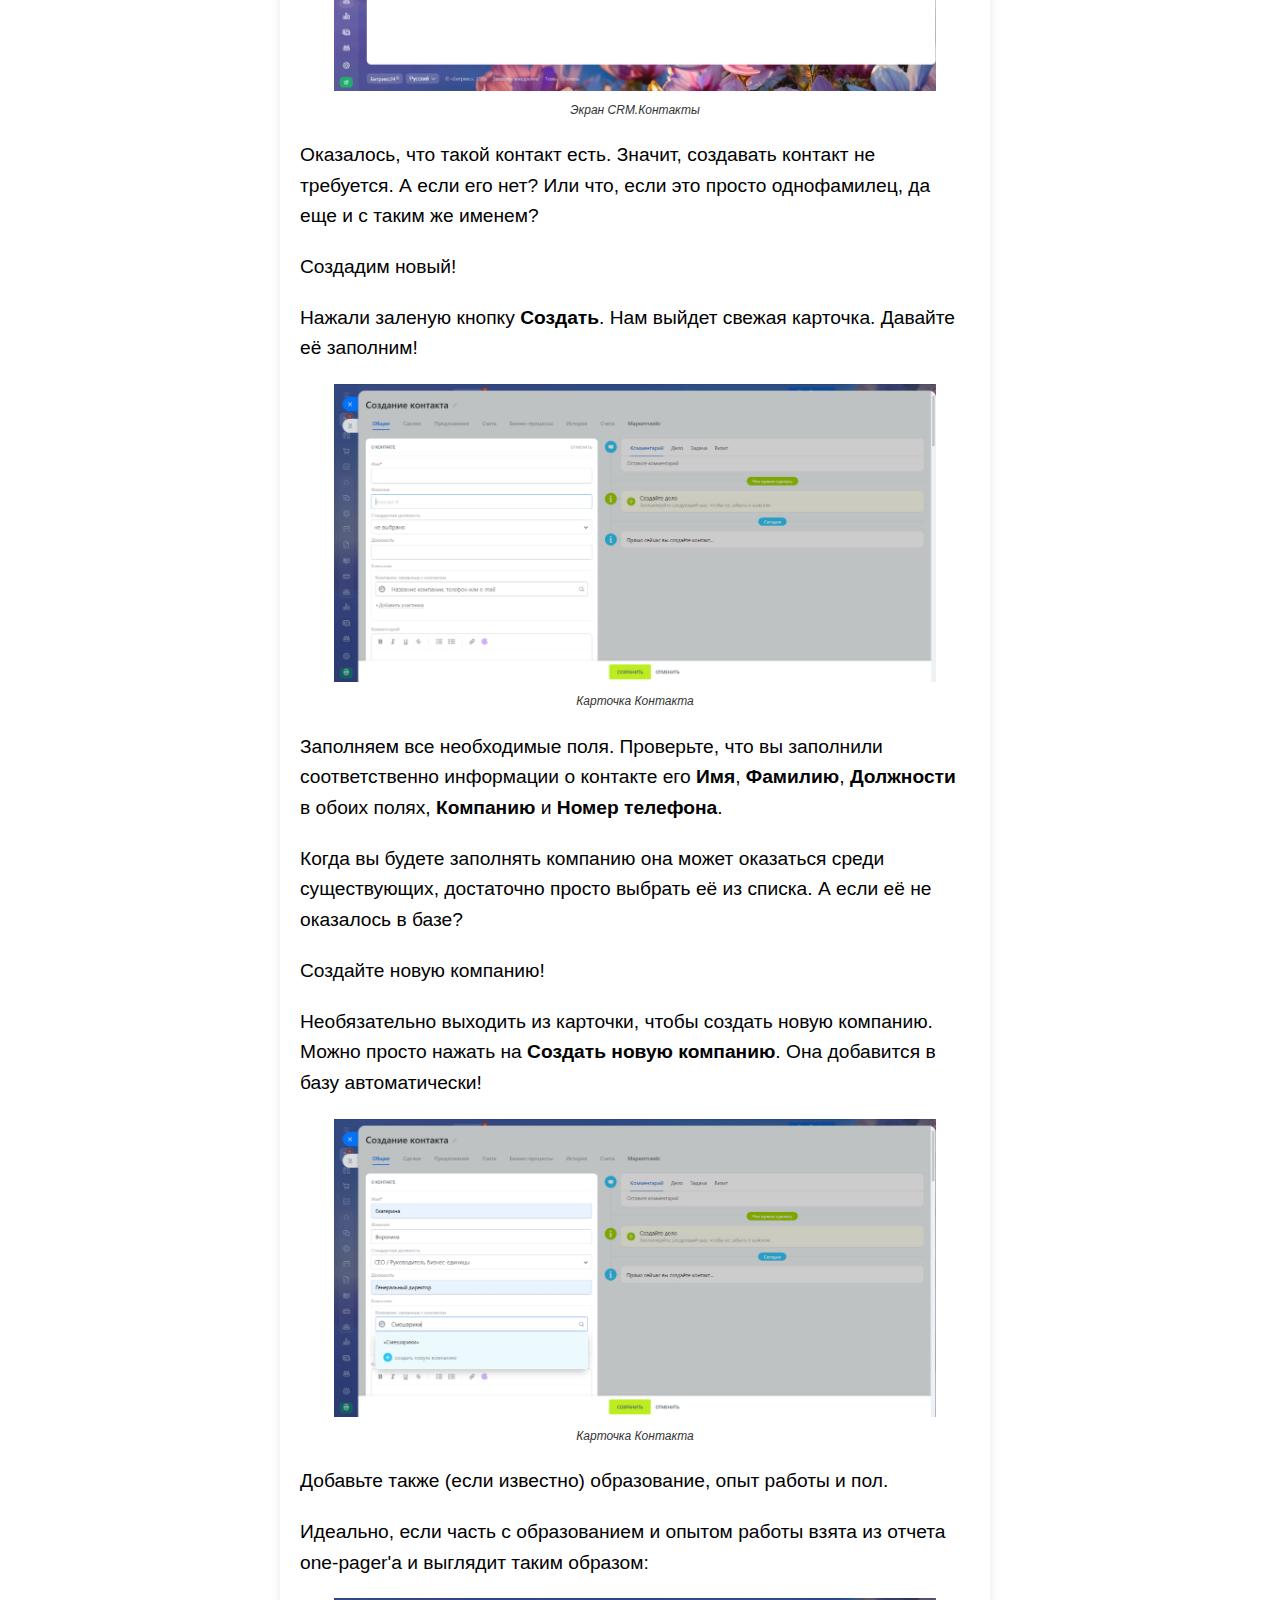
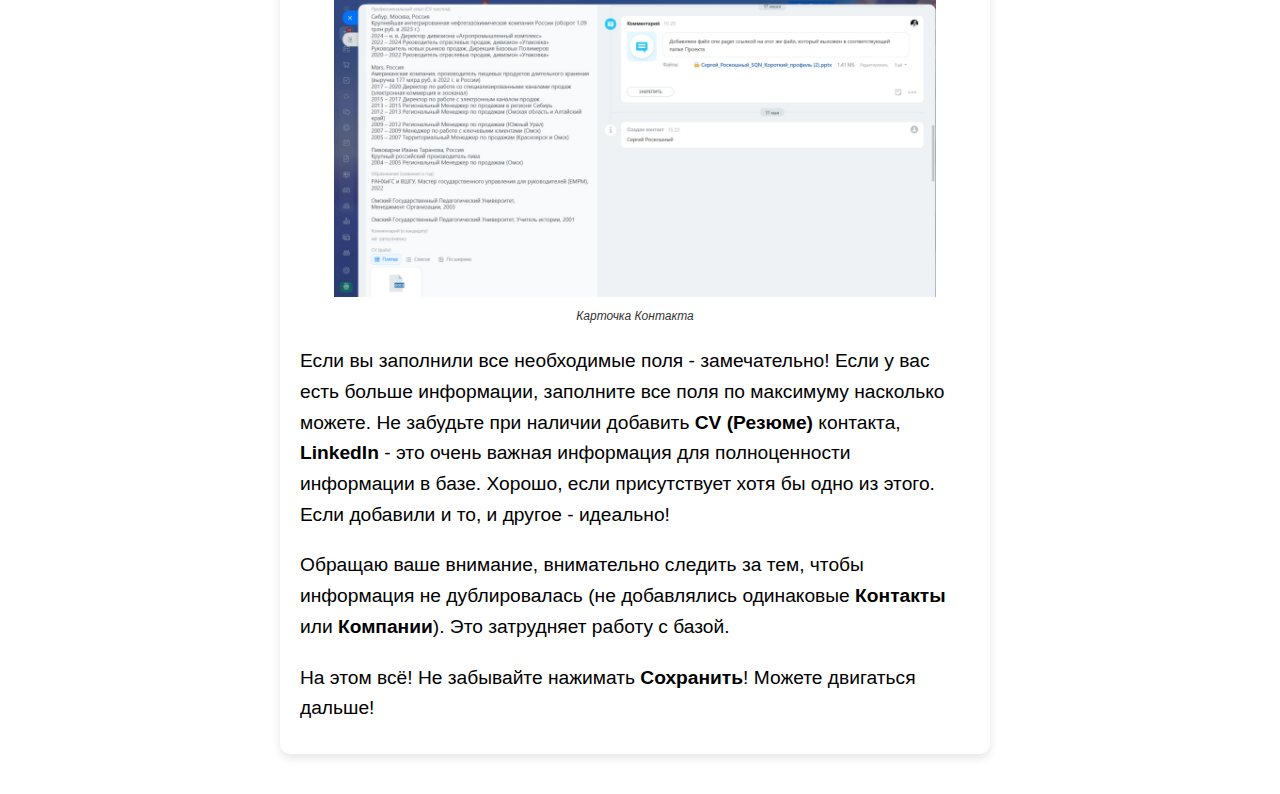
<file: new contact.html>
<!DOCTYPE html>
<html lang="ru">
    <head>
    <meta charset="UTF-8">
    <meta name="viewport" content="width=device-width, initial-scale=1.0">
    <title>Bitrix Guide</title>
    <link rel="stylesheet" href="style.css">
    </head>
    <body>
    <div id="header"></div>    <!-- Здесь подгружается header.html -->
    <div id="sidebar"></div>   <!-- Здесь подгружается sidebar.html -->

    <main class="new-contact">
        <div class="new-contact-content">
            <h2>Как добавить новый контакт в базу?</h2>
            <p>
                Начнем с того, как выглядит главный экран CRM, когда входишь в базу. 
            </p>
        </div>
        <div class="image-caption">
            <img src="screenshots/screen-home.jpg" alt="Screenshot-home">
            <p class="caption">Экран CRM при входе</p>
        </div>
        <div class="new-contact-content">
            <p>
                Перейдем в сущность <b>Контакты</b>.
                Нажмем на <b>Клиенты</b> -> <b>Контакты</b>.
            </p>
        </div>
        <div class="image-caption">
            <img src="screenshots/screen-home-array.jpg" alt="Screenshot-home">
            <p class="caption">Экран CRM при входе</p>
        </div>
        <div class="image-caption">
            <img src="screenshots/screen-contacts-menu.jpg" alt="Screenshot-home">
            <p class="caption">Экран CRM при входе</p>
        </div>
        <div class="new-contact-content">
            <p>
                Для начала проверим, есть ли вообще интересующий нас контакт в базе. 
                Зададим его в поиске.
            </p>
        </div>
        <div class="image-caption">
            <img src="screenshots/screen-contact-check.jpg" alt="Screenshot-home">
            <p class="caption">Экран CRM.Контакты</p>
        </div>
        <div class="new-contact-content">
            <p>
                Оказалось, что такой контакт есть. Значит, создавать контакт не требуется. 
                А если его нет? Или что, если это просто однофамилец, да еще и с таким же именем?
            </p>
            <p>
                Создадим новый!
            </p>
            <p>
                Нажали заленую кнопку <b>Создать</b>.
                Нам выйдет свежая карточка. Давайте её заполним!
            </p>
        </div>
        <div class="image-caption">
            <img src="screenshots/screen-contact-card.jpg" alt="Screenshot-home">
            <p class="caption">Карточка Контакта</p>
        </div>
        <div class="new-contact-content">
            <p>
                Заполняем все необходимые поля. Проверьте, что вы заполнили соответственно 
                информации о контакте его <b>Имя</b>, <b>Фамилию</b>, <b>Должности</b> в обоих полях,
                 <b>Компанию</b> и <b>Номер телефона</b>.
            </p>
            <p>
                Когда вы будете заполнять компанию она может оказаться среди существующих, достаточно 
                просто выбрать её из списка. А если её не оказалось в базе?
            </p>
            <p>
                Создайте новую компанию!
            </p>
            <p>
                Необязательно выходить из карточки, чтобы создать новую компанию. Можно просто 
                нажать на <b>Создать новую компанию</b>. Она добавится в базу автоматически!
            </p>
        </div>
        <div class="image-caption">
            <img src="screenshots/screen-new-company-contact.jpg" alt="Screenshot-home">
            <p class="caption">Карточка Контакта</p>
        </div>
        <div class="new-contact-content">
            <p>
                Добавьте также (если известно) образование, опыт работы и пол.
            </p>
            <p>
                Идеально, если часть с образованием и опытом работы взята из отчета one-pager'a 
                и выглядит таким образом:
            </p>
        </div>
        <div class="image-caption">
            <img src="screenshots/screen-contact-card-edu.jpg" alt="Screenshot-home">
            <p class="caption">Карточка Контакта</p>
        </div>
        <div class="new-contact-content">
            <p>
                Если вы заполнили все необходимые поля - замечательно!
                Если у вас есть больше информации, заполните все поля по максимуму насколько можете.
                Не забудьте при наличии добавить <b>CV (Резюме)</b> контакта, <b>LinkedIn</b> - это очень важная информация для полноценности информации в базе. Хорошо, если присутствует
                хотя бы одно из этого. Если добавили и то, и другое - идеально!
            </p>
            <p>
                Обращаю ваше внимание, внимательно следить за тем, чтобы информация не дублировалась (не
                добавлялись одинаковые <b>Контакты</b> или <b>Компании</b>). 
                Это затрудняет работу с базой.
            </p>
            <p>
                На этом всё! Не забывайте нажимать <b>Сохранить</b>! Можете двигаться дальше!
            </p>
        </div>
    </main>

        <script src="script.js"></script>
    </body>
</html>
</file>
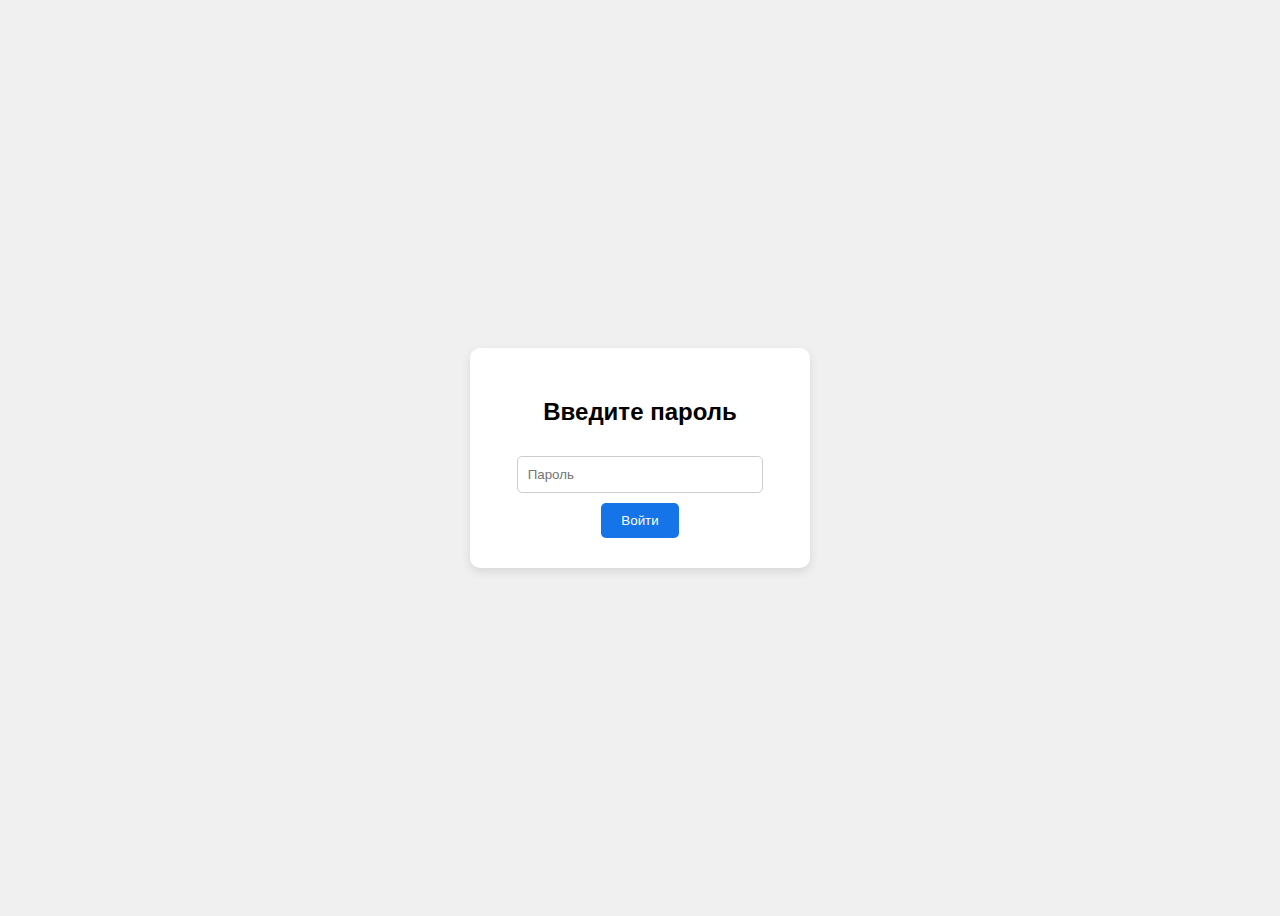
<file: password.html>
<!DOCTYPE html>
<html lang="ru">
<head>
  <meta charset="UTF-8">
  <meta name="viewport" content="width=device-width, initial-scale=1.0">
  <title>Вход на сайт</title>
  <style>
    body {
      font-family: Arial, sans-serif;
      background: #f0f0f0;
      display: flex;
      justify-content: center;
      align-items: center;
      height: 100vh;
    }
    .login-box {
      background: white;
      padding: 30px;
      border-radius: 10px;
      box-shadow: 0 4px 10px rgba(0, 0, 0, 0.1);
      text-align: center;
    }
    input {
      padding: 10px;
      width: 80%;
      margin: 10px 0;
      border: 1px solid #ccc;
      border-radius: 5px;
    }
    button {
      padding: 10px 20px;
      background: #1574e8;
      color: white;
      border: none;
      border-radius: 5px;
      cursor: pointer;
    }
    button:hover {
      background: #0b59c5;
    }
  </style>
</head>
<body>
  <div class="login-box">
    <h2>Введите пароль</h2>
    <input type="password" id="passwordInput" placeholder="Пароль">
    <button onclick="checkPassword()">Войти</button>
    <p id="error" style="color:red; display:none;">Неверный пароль!</p>
  </div>

  <script>
    function checkPassword() {
      const password = "bitrixSQN"; // здесь задай свой пароль
      const userPassword = document.getElementById("passwordInput").value;

      if (userPassword === password) {
        window.location.href = "index.html"; // переход на твой сайт
      } else {
        document.getElementById("error").style.display = "block";
      }
    }
  </script>
</body>
</html>
</file>
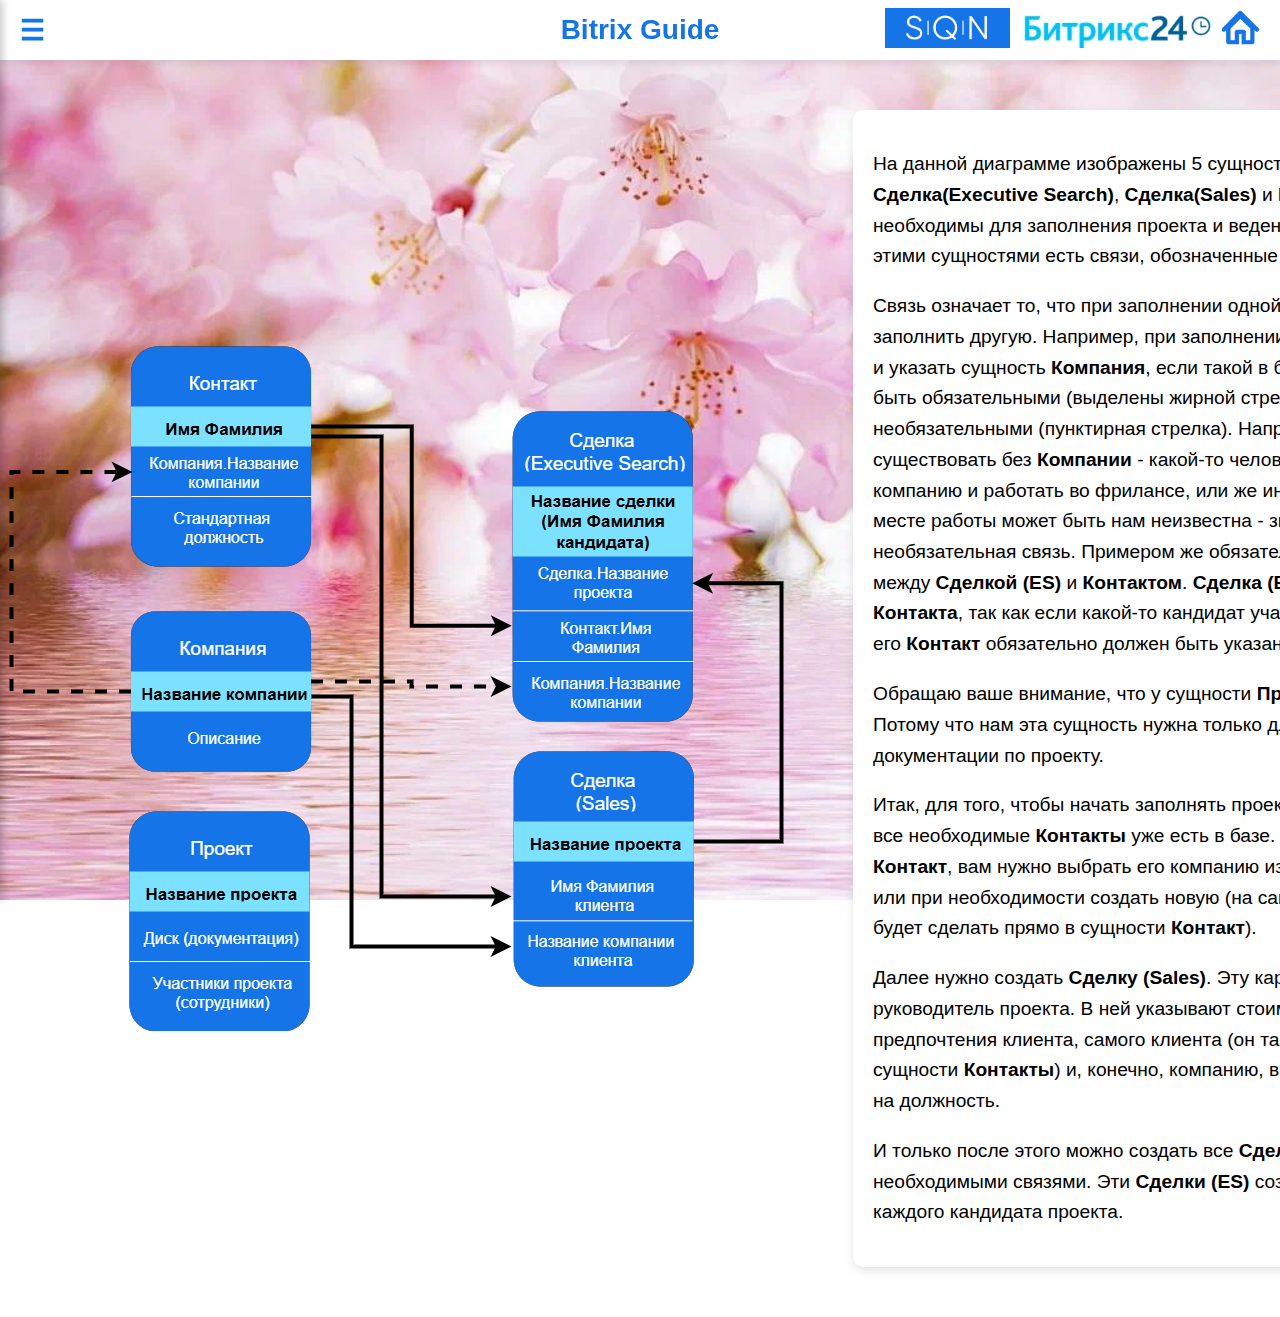
<file: structure.html>
<!DOCTYPE html>
<html lang="ru">
    <head>
    <meta charset="UTF-8">
    <meta name="viewport" content="width=device-width, initial-scale=1.0">
    <title>Bitrix Guide</title>
    <link rel="stylesheet" href="style.css">
    </head>
    <body>
    <div id="header"></div>    <!-- Здесь подгружается header.html -->
    <div id="sidebar"></div>   <!-- Здесь подгружается sidebar.html -->

    <main class="content">
        <div class="cards-container">
            <img class="content img" src="images/Диаграмма.jpg" alt="Diagramm">
            <div class="diagramm-description">
                <p>
                На данной диаграмме изображены 5 сущностей: <b>Контакт</b>, <b>Компания</b>, 
                <b>Сделка(Executive Search)</b>, <b>Сделка(Sales)</b> и <b>Проект</b>. 
                Все они необходимы для заполнения проекта и ведения базы данных.
                Между этими сущностями есть связи, обозначенные стрелками.
                </p>
                <p>
                Связь означает то, что при заполнении одной сущности нужно заполнить другую. Например, 
                при заполнении <b>Контакта</b> нужно создать и указать сущность <b>Компания</b>, если 
                такой в базе еще нет. Связи могут быть обязательными (выделены жирной стрелкой), а могут 
                быть необязательными (пунктирная стрелка). Например, <b>Контакт</b> может существовать 
                без <b>Компании</b> - какой-то человек может покинуть компанию и работать во фрилансе, 
                или же информация о его текущем месте работы может быть нам неизвестна - значит, это 
                необязательная связь. Примером же обязательной связи служит связь между <b>Сделкой (ES)</b> 
                и <b>Контактом</b>. <b>Сделка (ES)</b> не имеет смысла без <b>Контакта</b>, так как если 
                какой-то кандидат участвует в проекте, значит его <b>Контакт</b> обязательно должен быть 
                указан в базе.
                </p>
                <p>
                Обращаю ваше внимание, что у сущности <b>Проект</b> нет никаких связей. Потому что нам эта 
                сущность нужна только для хранения документации по проекту.
                </p>
                <p>
                Итак, для того, чтобы начать заполнять проект, нужно убедиться, что все необходимые <b>Контакты</b>
                уже есть в базе. Когда вы создаете <b>Контакт</b>, вам нужно выбрать его компанию из существующих 
                в базе или при необходимости создать новую (на самом деле это можно будет сделать прямо в 
                сущности <b>Контакт</b>).
                </p>
                Далее нужно создать <b>Сделку (Sales)</b>. Эту карточку создает руководитель проекта. В ней указывают стоимость проекта, предпочтения клиента, 
                самого клиента (он так же переходит из сущности <b>Контакты</b>) и, конечно, компанию, в которую ищут кандидата на должность.
                </p>
                И только после этого можно создать все <b>Сделки (ES)</b> со всеми необходимыми связями. 
                Эти <b>Сделки (ES)</b> создаются отдельно на каждого кандидата проекта.
                </p>
            </div>
        </div>
    </main>

    <script src="script.js"></script>
    </body>
</html>
</file>
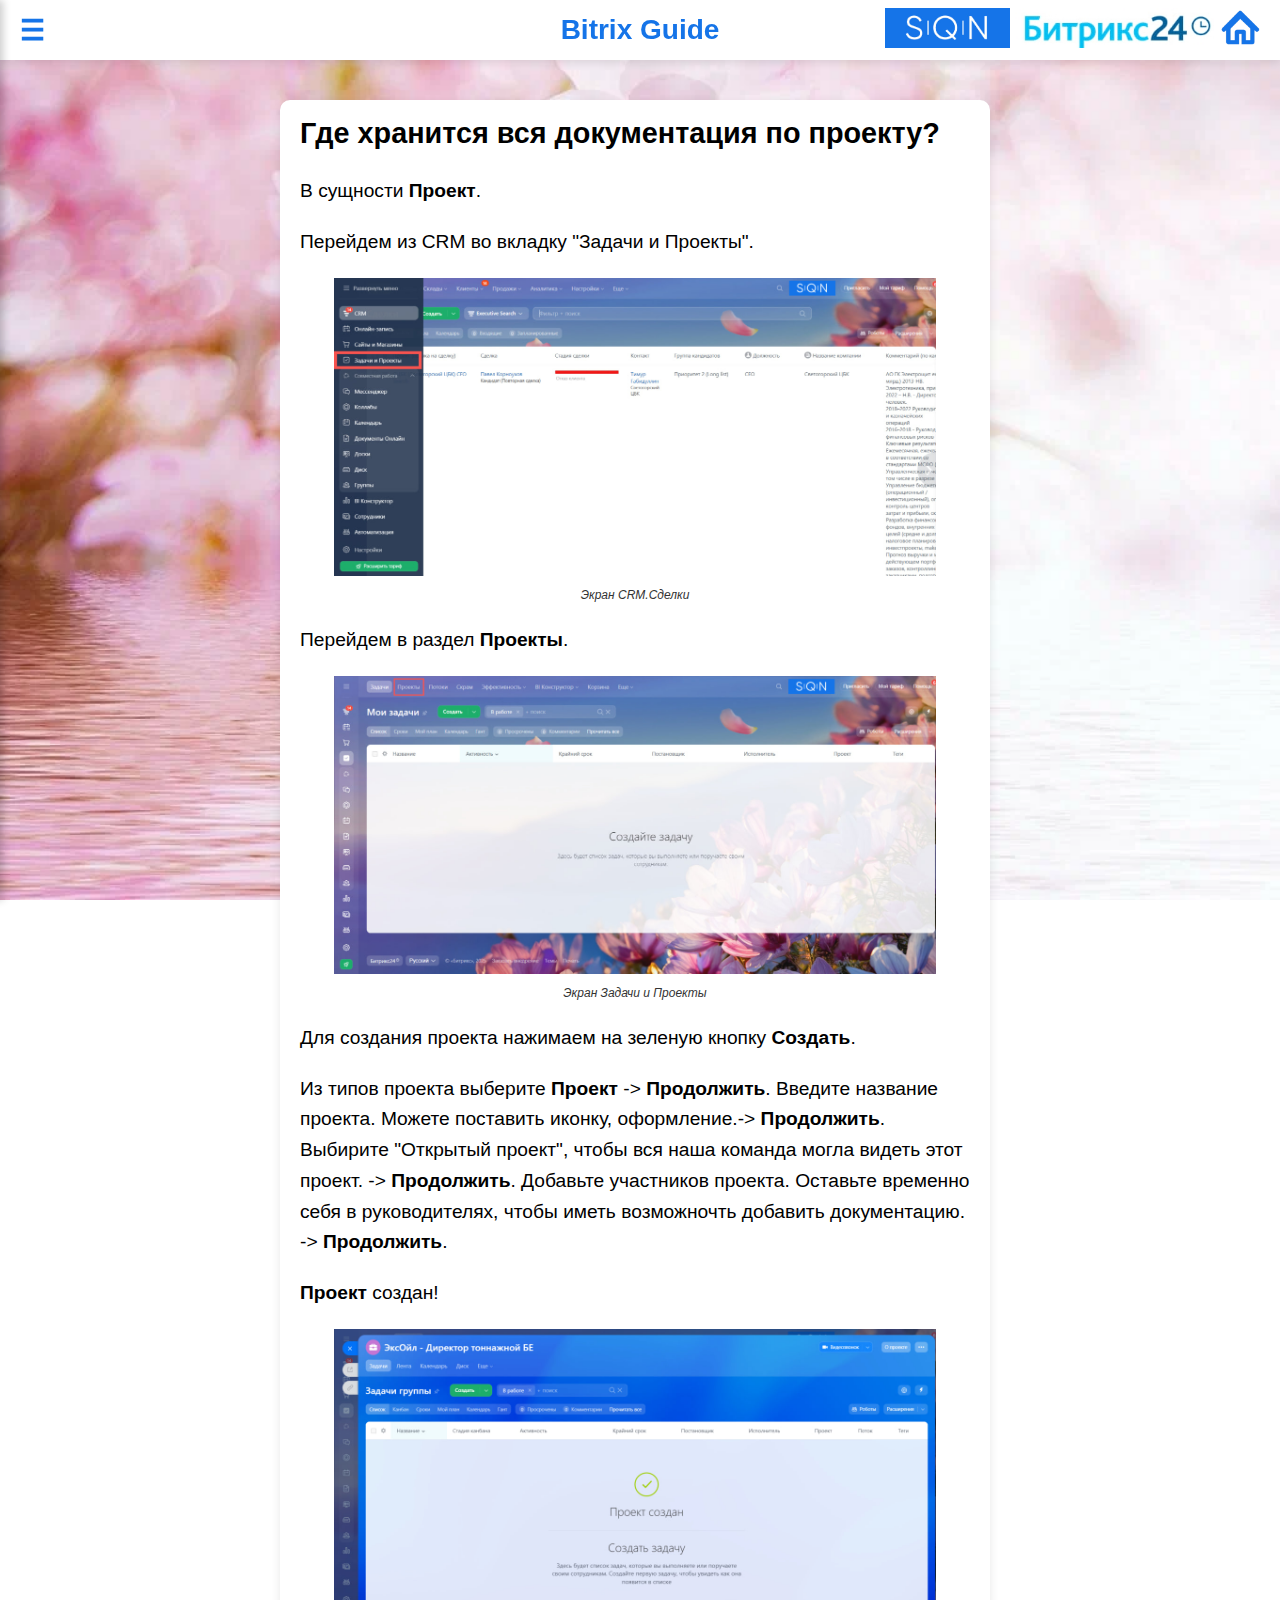
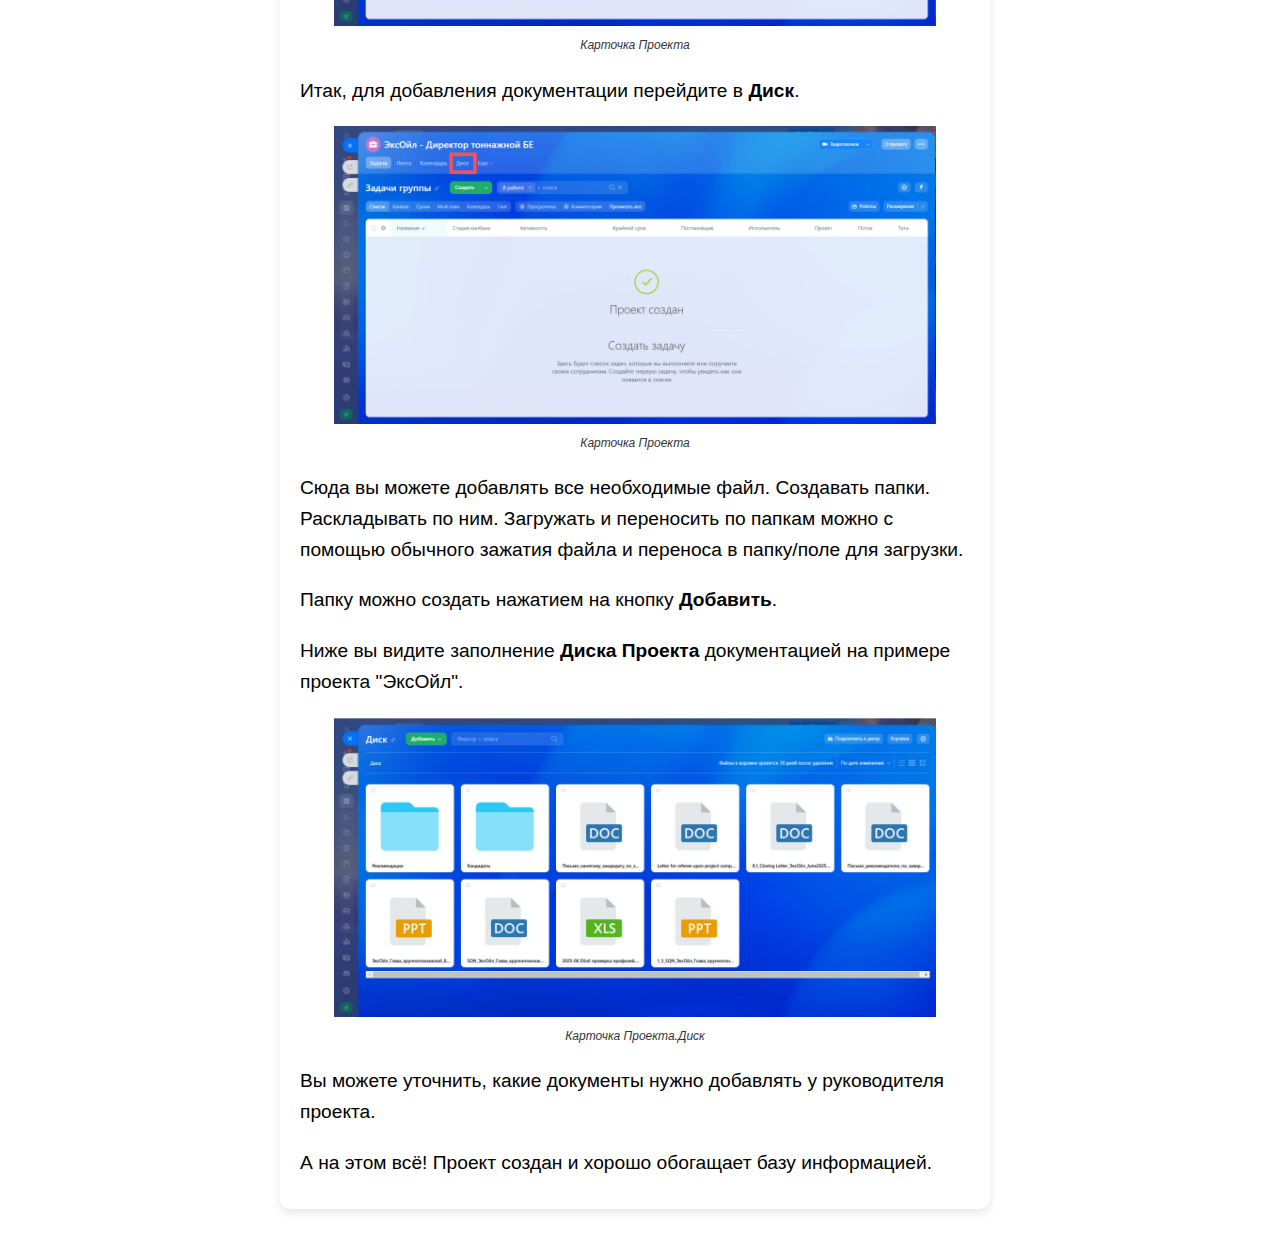
<file: Bitrix-guide-site/projects.html>
<!DOCTYPE html>
<html lang="ru">
    <head>
    <meta charset="UTF-8">
    <meta name="viewport" content="width=device-width, initial-scale=1.0">
    <title>Bitrix Guide</title>
    <link rel="stylesheet" href="style.css">
    </head>
    <body>
    <div id="header"></div>    <!-- Здесь подгружается header.html -->
    <div id="sidebar"></div>   <!-- Здесь подгружается sidebar.html -->

    <main class="new-contact">
        <div class="new-contact-content">
            <h2>Где хранится вся документация по проекту?</h2>
            <p>
                В сущности <b>Проект</b>.
            </p>
            <p>
                Перейдем из CRM во вкладку "Задачи и Проекты".
            </p>
        </div>
        <div class="image-caption">
            <img src="screenshots/screen-project-menu.jpg" alt="Screenshot-home">
            <p class="caption">Экран CRM.Сделки</p>
        </div>
        <div class="new-contact-content">
            <p>
                Перейдем в раздел <b>Проекты</b>.
            </p>
        </div>
        <div class="image-caption">
            <img src="screenshots/screen-project-dist.jpg" alt="Screenshot-home">
            <p class="caption">Экран Задачи и Проекты</p>
        </div>
        <div class="new-contact-content">
            <p>
                Для создания проекта нажимаем на зеленую кнопку <b>Создать</b>.
            </p>
            <p>
                Из типов проекта выберите <b>Проект</b> -> <b>Продолжить</b>. Введите название 
                проекта. Можете поставить иконку, оформление.-> <b>Продолжить</b>. Выбирите "Открытый проект", чтобы 
                вся наша команда могла видеть этот проект. -> <b>Продолжить</b>. Добавьте участников
                проекта. Оставьте временно себя в руководителях, чтобы иметь возможночть добавить
                документацию. -> <b>Продолжить</b>.
            </p>
            <p>
                <b>Проект</b> создан!
            </p>
        </div>
        <div class="image-caption">
            <img src="screenshots/screen-project.jpg" alt="Screenshot-home">
            <p class="caption">Карточка Проекта</p>
        </div>
        <div class="new-contact-content">
            <p>
                Итак, для добавления документации перейдите в <b>Диск</b>.
            </p>
        </div>
        <div class="image-caption">
            <img src="screenshots/screen-project-to-disk.jpg" alt="Screenshot-home">
            <p class="caption">Карточка Проекта</p>
        </div>
        <div class="new-contact-content">
            <p>
                Сюда вы можете добавлять все необходимые файл. Создавать папки. Раскладывать 
                по ним. Загружать и переносить по папкам можно с помощью обычного зажатия файла
                и переноса в папку/поле для загрузки. 
            </p>
            <p>
                Папку можно создать нажатием на кнопку <b>Добавить</b>.
            </p>
        </div>
        <div class="new-contact-content">
            <p>
                Ниже вы видите заполнение <b>Диска Проекта</b> документацией на примере проекта
                "ЭксОйл".
            </p>
        </div>
        <div class="image-caption">
            <img src="screenshots/screen-project-disk.jpg" alt="Screenshot-home">
            <p class="caption">Карточка Проекта.Диск</p>
        </div>
        <div class="new-contact-content">
            <p>
                Вы можете уточнить, какие документы нужно добавлять у руководителя проекта.
            </p>
            <p>
                А на этом всё! Проект создан и хорошо обогащает базу информацией.
            </p>
        </div>
    </main>

            <script src="script.js"></script>
    </body>
</html>
</file>
<file: Bitrix-guide-site/style.css>
body {
  margin: 0; /* убираем стандартные отступы браузера */
  font-family: Arial, sans-serif; /* шрифт для текста */
  background: url('images/Фон.jpg') no-repeat center center fixed;
  background-size: cover;
  transition: margin-left 0.3s; /* плавное смещение контента при открытии меню */   
  padding-top: 60px;
}

/* Шапка */
.header {
  background: white; /* фон шапки */
  height: 60px;
  color: #1574e8; /* цвет текста в шапке */
  padding: 10px 20px; /* внутренние отступы шапки */
  font-size: 20px; /* размер шрифта */
  font-weight: bold; /* жирный текст */
  display: flex; /* размещаем элементы в шапке в линию */
  align-items: center; /* выравниваем элементы по вертикали */
  justify-content: space-between; /* логотип слева, бургер справа */
  box-shadow: 0 3px 8px rgba(0, 0, 0, 0.1); /* добавили тень под шапкой */
  transition: margin-left 0.3s ease-in-out;
  position: fixed;
  top: 0;
  left: 0;
  box-sizing: border-box;
  width: 100%;
  z-index: 1000; /* чтобы было поверх всего */
}

.header h2 {
  position: absolute;
  left: 50%;
  transform: translateX(-50%); /* центрируем */
  margin: 0;
  font-size: 28px;
  color: #1574e8; /* синий цвет */
  
}

footer {
  position: fixed;
  bottom: 0;
  left: 0;
  width: 100%;
  background: #1574e8; /* цвет фона */
  color: white; /* цвет текста */
  text-align: center; /* выравнивание текста */
  padding: 10px 0; /* отступы сверху и снизу */
  font-size: 14px; /* размер текста */
  box-shadow: 0 -2px 5px rgba(0, 0, 0, 0.1); /* лёгкая тень */
}



footer a {
  color: #ffffff; /* цвет ссылки */
  text-decoration: underline; /* подчеркивание */
}

footer a:hover {
  color: #bcdcff; /* цвет при наведении */
}

body.menu-open .header {
  margin-left: 250px; /* сдвигаем шапку, как контент */
  transition: margin-left 0.3s; /* плавный переход */
}

/* Боковое меню */
.sidebar {
  position: fixed;
  top: 0;
  left: 0; /* Меню всегда на месте, но смещается transform */
  width: 250px;
  height: 100%;
  text-align: center; /* По центру */
  padding-top: 60px;
  transform: translateX(-250px); /* скрыто */
  transition: transform 0.3s ease-in-out;
  z-index: 1000;
  padding: 0;
  background: linear-gradient(180deg, #1574e8, #125ab5);
  box-shadow: 3px 0 8px rgba(0,0,0,0.2);
}

.sidebar h2 {
    font-size: 18px;
    margin-bottom: 15px;
    border-bottom: 1px solid rgba(255, 255, 255, 0.3);
    padding-bottom: 10px;
    margin: 0;
    padding: 18px 20px; /* Отступы вокруг заголовка */
    color: white; /* Цвет текста */
    font-size: 20px;
    text-align: center; /* По центру */
}

.sidebar.active {
  transform: translateX(0); /* плавный выезд */
}

.sidebar ul li {
  opacity: 0;
  transform: translateX(-20px);
  transition: opacity 0.3s ease, transform 0.3s ease;
}

.sidebar.active ul li {
  opacity: 1;
  transform: translateX(0);
}

.sidebar.active ul li:nth-child(1) { transition-delay: 0.1s; }
.sidebar.active ul li:nth-child(2) { transition-delay: 0.2s; }
.sidebar.active ul li:nth-child(3) { transition-delay: 0.3s; }
.sidebar.active ul li:nth-child(4) { transition-delay: 0.4s; }
.sidebar.active ul li:nth-child(5) { transition-delay: 0.5s; }
.sidebar.active ul li:nth-child(6) { transition-delay: 0.6s; }
.sidebar.active ul li:nth-child(7) { transition-delay: 0.7s; }


.sidebar ul {
  list-style: none; /* убираем стандартные маркеры списка */
  margin: 0; /* убираем внешние отступы */
  padding: 0; /* убираем внутренние отступы */
}

.sidebar ul li a {
  display: block; /* каждая ссылка занимает всю ширину строки */
  padding: 12px 20px; /* отступы внутри каждой ссылки */
  color: white; /* цвет текста ссылок */
  text-decoration: none; /* убираем подчеркивание */
  font-weight: bold; /* делаем текст жирным */
  border-radius: 5px;  /* Скругляем углы */
  transition: background 0.3s, transform 0.2s;
}

.sidebar ul li a:hover {
  background: #444; /* цвет фона при наведении */
  background: rgba(255, 255, 255, 0.2);
  transform: translateX(5px); /* Лёгкий сдвиг при наведении */
}

/* Кнопка-бургер */
.burger {
  font-size: 28px; /* размер иконки бургера */
  cursor: pointer; /* курсор в виде руки при наведении */
  margin-left: 0;
  color: #1574e8;
}

.burger:hover {
  color: #0b59c5;       /* цвет бургера при наведении */
}


.content {
  transition: margin-left 0.3s ease-in-out; /* плавное смещение контента */
}

body.menu-open .burger {
  margin-left: 250px;  /* сдвигаем бургер на ширину меню */
  transition: margin-left 0.3s ease;
}

body.menu-open .header {
  margin-left: 0px; /* отодвигаем контент при открытом меню */
  transition: margin-left 0.3s; /* плавное смещение контента */
}

body.menu-open .content {
  margin-left: 0px; /* отодвигаем контент при открытом меню */
  transition: margin-left 0.3s; /* плавное смещение контента */
}

.welcome-card {
  max-width: 600px;
  margin: 50px auto; /* центрируем по горизонтали */
  padding: 20px 25px;
  background: white;
  border-radius: 10px;
  box-shadow: 0 4px 10px rgba(0, 0, 0, 0.1);
  text-align: left;
  line-height: 1.6;
  text-align: center;
}

.welcome-card h2 {
  color: #1574e8;
  margin-bottom: 10px;
}

.welcome-card b {
  color: #333;
}

.btn-blue {
  display: inline-block;
  padding: 10px 20px;
  background: #1574e8;
  color: white;
  text-decoration: none;
  font-weight: bold;
  border-radius: 5px;
  transition: background 0.3s;
}

.btn-blue:hover {
  background: #0b59c5;
}

.cards-container {
  display: flex;
  justify-content: flex-start;
  align-items: flex-start;
  gap: 40px; /* расстояние между колонками */
  margin: 10px auto;
  max-width: 1300px;
}


.content img {
  display: block;               /* Убираем пробелы вокруг картинки */
  max-width: 90%;               /* Картинка не выходит за пределы контейнера */
  margin: auto 20px;            /* Центрируем по горизонтали */
  margin-left: 0%;
  transition: transform 0.3s ease-in-out;    /* Анимация при наведении */
}

.content img:hover {
  transform: scale(1.1);       /* Легкое увеличение при наведении */
}

@font-face {
  font-family: 'JetBrainsSans';
  src: url('https://fonts-online.ru/fonts/jetbrains-sans-beta-damnxav') format('truetype');
}

.diagramm-description{
  max-width: 770px;
  flex: 0 0 50%;
  margin: 40px auto; /* центрируем по горизонтали */
  padding: 20px 25px;
  background: white;
  border-radius: 10px;
  box-shadow: 0 4px 10px rgba(0, 0, 0, 0.1);
  text-align: left;
  line-height: 1.6;
  padding: 20px;
  font-size: larger;
  font-family: 'JetBrainsSans', sans-serif;
}

.new-contact {
  max-width: 1870px;
  margin: 40px 290px 40px 280px; /* центрируем по горизонтали */
  padding: 20px 25px;
  background: white;
  border-radius: 10px;
  box-shadow: 0 4px 10px rgba(0, 0, 0, 0.1);
  text-align: left;
  line-height: 1.6;
  padding: 10px 20px;
  font-size: larger;
  font-family: 'JetBrainsSans', sans-serif;
}

.new-contact-content p{
    margin: 20px 0px;
}

.new-contact-content h2 {
    margin: 0px;
}

.image-caption {
  text-align: center;    /* Центрируем всё содержимое */
  margin: 10px 0 0;        /* Отступы вокруг контейнера */
}

.image-caption img {
  max-width: 90%;
  display: block;
  margin: 0 auto;        /* Центрируем изображение */
}

.caption {
  font-size: 12px;       /* Размер шрифта подписи */
  color: #333;           /* Цвет текста */
  margin: 10px 0 0;       /* Отступ сверху */
  font-style: italic;    /* Можно сделать курсив для аккуратности */
}
</file>
<file: style.css>
body {
  margin: 0; /* убираем стандартные отступы браузера */
  font-family: Arial, sans-serif; /* шрифт для текста */
  background: url('images/Фон.jpg') no-repeat center center fixed;
  background-size: cover;
  transition: margin-left 0.3s; /* плавное смещение контента при открытии меню */   
  padding-top: 60px;
}

/* Шапка */
.header {
  background: white; /* фон шапки */
  height: 60px;
  color: #1574e8; /* цвет текста в шапке */
  padding: 10px 20px; /* внутренние отступы шапки */
  font-size: 20px; /* размер шрифта */
  font-weight: bold; /* жирный текст */
  display: flex; /* размещаем элементы в шапке в линию */
  align-items: center; /* выравниваем элементы по вертикали */
  justify-content: space-between; /* логотип слева, бургер справа */
  box-shadow: 0 3px 8px rgba(0, 0, 0, 0.1); /* добавили тень под шапкой */
  transition: margin-left 0.3s ease-in-out;
  position: fixed;
  top: 0;
  left: 0;
  box-sizing: border-box;
  width: 100%;
  z-index: 1000; /* чтобы было поверх всего */
}

.header h2 {
  position: absolute;
  left: 50%;
  transform: translateX(-50%); /* центрируем */
  margin: 0;
  font-size: 28px;
  color: #1574e8; /* синий цвет */
  
}

footer {
  position: fixed;
  bottom: 0;
  left: 0;
  width: 100%;
  background: #1574e8; /* цвет фона */
  color: white; /* цвет текста */
  text-align: center; /* выравнивание текста */
  padding: 10px 0; /* отступы сверху и снизу */
  font-size: 14px; /* размер текста */
  box-shadow: 0 -2px 5px rgba(0, 0, 0, 0.1); /* лёгкая тень */
}



footer a {
  color: #ffffff; /* цвет ссылки */
  text-decoration: underline; /* подчеркивание */
}

footer a:hover {
  color: #bcdcff; /* цвет при наведении */
}

body.menu-open .header {
  margin-left: 250px; /* сдвигаем шапку, как контент */
  transition: margin-left 0.3s; /* плавный переход */
}

/* Боковое меню */
.sidebar {
  position: fixed;
  top: 0;
  left: 0; /* Меню всегда на месте, но смещается transform */
  width: 250px;
  height: 100%;
  text-align: center; /* По центру */
  padding-top: 60px;
  transform: translateX(-250px); /* скрыто */
  transition: transform 0.3s ease-in-out;
  z-index: 1000;
  padding: 0;
  background: linear-gradient(180deg, #1574e8, #125ab5);
  box-shadow: 3px 0 8px rgba(0,0,0,0.2);
}

.sidebar h2 {
    font-size: 18px;
    margin-bottom: 15px;
    border-bottom: 1px solid rgba(255, 255, 255, 0.3);
    padding-bottom: 10px;
    margin: 0;
    padding: 18px 20px; /* Отступы вокруг заголовка */
    color: white; /* Цвет текста */
    font-size: 20px;
    text-align: center; /* По центру */
}

.sidebar.active {
  transform: translateX(0); /* плавный выезд */
}

.sidebar ul li {
  opacity: 0;
  transform: translateX(-20px);
  transition: opacity 0.3s ease, transform 0.3s ease;
}

.sidebar.active ul li {
  opacity: 1;
  transform: translateX(0);
}

.sidebar.active ul li:nth-child(1) { transition-delay: 0.1s; }
.sidebar.active ul li:nth-child(2) { transition-delay: 0.2s; }
.sidebar.active ul li:nth-child(3) { transition-delay: 0.3s; }
.sidebar.active ul li:nth-child(4) { transition-delay: 0.4s; }
.sidebar.active ul li:nth-child(5) { transition-delay: 0.5s; }
.sidebar.active ul li:nth-child(6) { transition-delay: 0.6s; }
.sidebar.active ul li:nth-child(7) { transition-delay: 0.7s; }


.sidebar ul {
  list-style: none; /* убираем стандартные маркеры списка */
  margin: 0; /* убираем внешние отступы */
  padding: 0; /* убираем внутренние отступы */
}

.sidebar ul li a {
  display: block; /* каждая ссылка занимает всю ширину строки */
  padding: 12px 20px; /* отступы внутри каждой ссылки */
  color: white; /* цвет текста ссылок */
  text-decoration: none; /* убираем подчеркивание */
  font-weight: bold; /* делаем текст жирным */
  border-radius: 5px;  /* Скругляем углы */
  transition: background 0.3s, transform 0.2s;
}

.sidebar ul li a:hover {
  background: #444; /* цвет фона при наведении */
  background: rgba(255, 255, 255, 0.2);
  transform: translateX(5px); /* Лёгкий сдвиг при наведении */
}

/* Кнопка-бургер */
.burger {
  font-size: 28px; /* размер иконки бургера */
  cursor: pointer; /* курсор в виде руки при наведении */
  margin-left: 0;
  color: #1574e8;
}

.burger:hover {
  color: #0b59c5;       /* цвет бургера при наведении */
}


.content {
  transition: margin-left 0.3s ease-in-out; /* плавное смещение контента */
}

body.menu-open .burger {
  margin-left: 250px;  /* сдвигаем бургер на ширину меню */
  transition: margin-left 0.3s ease;
}

body.menu-open .header {
  margin-left: 0px; /* отодвигаем контент при открытом меню */
  transition: margin-left 0.3s; /* плавное смещение контента */
}

body.menu-open .content {
  margin-left: 0px; /* отодвигаем контент при открытом меню */
  transition: margin-left 0.3s; /* плавное смещение контента */
}

.welcome-card {
  max-width: 600px;
  margin: 50px auto; /* центрируем по горизонтали */
  padding: 20px 25px;
  background: white;
  border-radius: 10px;
  box-shadow: 0 4px 10px rgba(0, 0, 0, 0.1);
  text-align: left;
  line-height: 1.6;
  text-align: center;
}

.welcome-card h2 {
  color: #1574e8;
  margin-bottom: 10px;
}

.welcome-card b {
  color: #333;
}

.btn-blue {
  display: inline-block;
  padding: 10px 20px;
  background: #1574e8;
  color: white;
  text-decoration: none;
  font-weight: bold;
  border-radius: 5px;
  transition: background 0.3s;
}

.btn-blue:hover {
  background: #0b59c5;
}

.cards-container {
  display: flex;
  justify-content: flex-start;
  align-items: flex-start;
  gap: 40px; /* расстояние между колонками */
  margin: 10px auto;
  max-width: 1300px;
}


.content img {
  display: block;               /* Убираем пробелы вокруг картинки */
  max-width: 90%;               /* Картинка не выходит за пределы контейнера */
  margin: auto 20px;            /* Центрируем по горизонтали */
  margin-left: 0%;
  transition: transform 0.3s ease-in-out;    /* Анимация при наведении */
}

.content img:hover {
  transform: scale(1.1);       /* Легкое увеличение при наведении */
}

@font-face {
  font-family: 'JetBrainsSans';
  src: url('https://fonts-online.ru/fonts/jetbrains-sans-beta-damnxav') format('truetype');
}

.diagramm-description{
  max-width: 770px;
  flex: 0 0 50%;
  margin: 40px auto; /* центрируем по горизонтали */
  padding: 20px 25px;
  background: white;
  border-radius: 10px;
  box-shadow: 0 4px 10px rgba(0, 0, 0, 0.1);
  text-align: left;
  line-height: 1.6;
  padding: 20px;
  font-size: larger;
  font-family: 'JetBrainsSans', sans-serif;
}

.new-contact {
  max-width: 1870px;
  margin: 40px 290px 40px 280px; /* центрируем по горизонтали */
  padding: 20px 25px;
  background: white;
  border-radius: 10px;
  box-shadow: 0 4px 10px rgba(0, 0, 0, 0.1);
  text-align: left;
  line-height: 1.6;
  padding: 10px 20px;
  font-size: larger;
  font-family: 'JetBrainsSans', sans-serif;
}

.new-contact-content p{
    margin: 20px 0px;
}

.new-contact-content h2 {
    margin: 0px;
}

.image-caption {
  text-align: center;    /* Центрируем всё содержимое */
  margin: 10px 0 0;        /* Отступы вокруг контейнера */
}

.image-caption img {
  max-width: 90%;
  display: block;
  margin: 0 auto;        /* Центрируем изображение */
}

.caption {
  font-size: 12px;       /* Размер шрифта подписи */
  color: #333;           /* Цвет текста */
  margin: 10px 0 0;       /* Отступ сверху */
  font-style: italic;    /* Можно сделать курсив для аккуратности */
}
</file>
